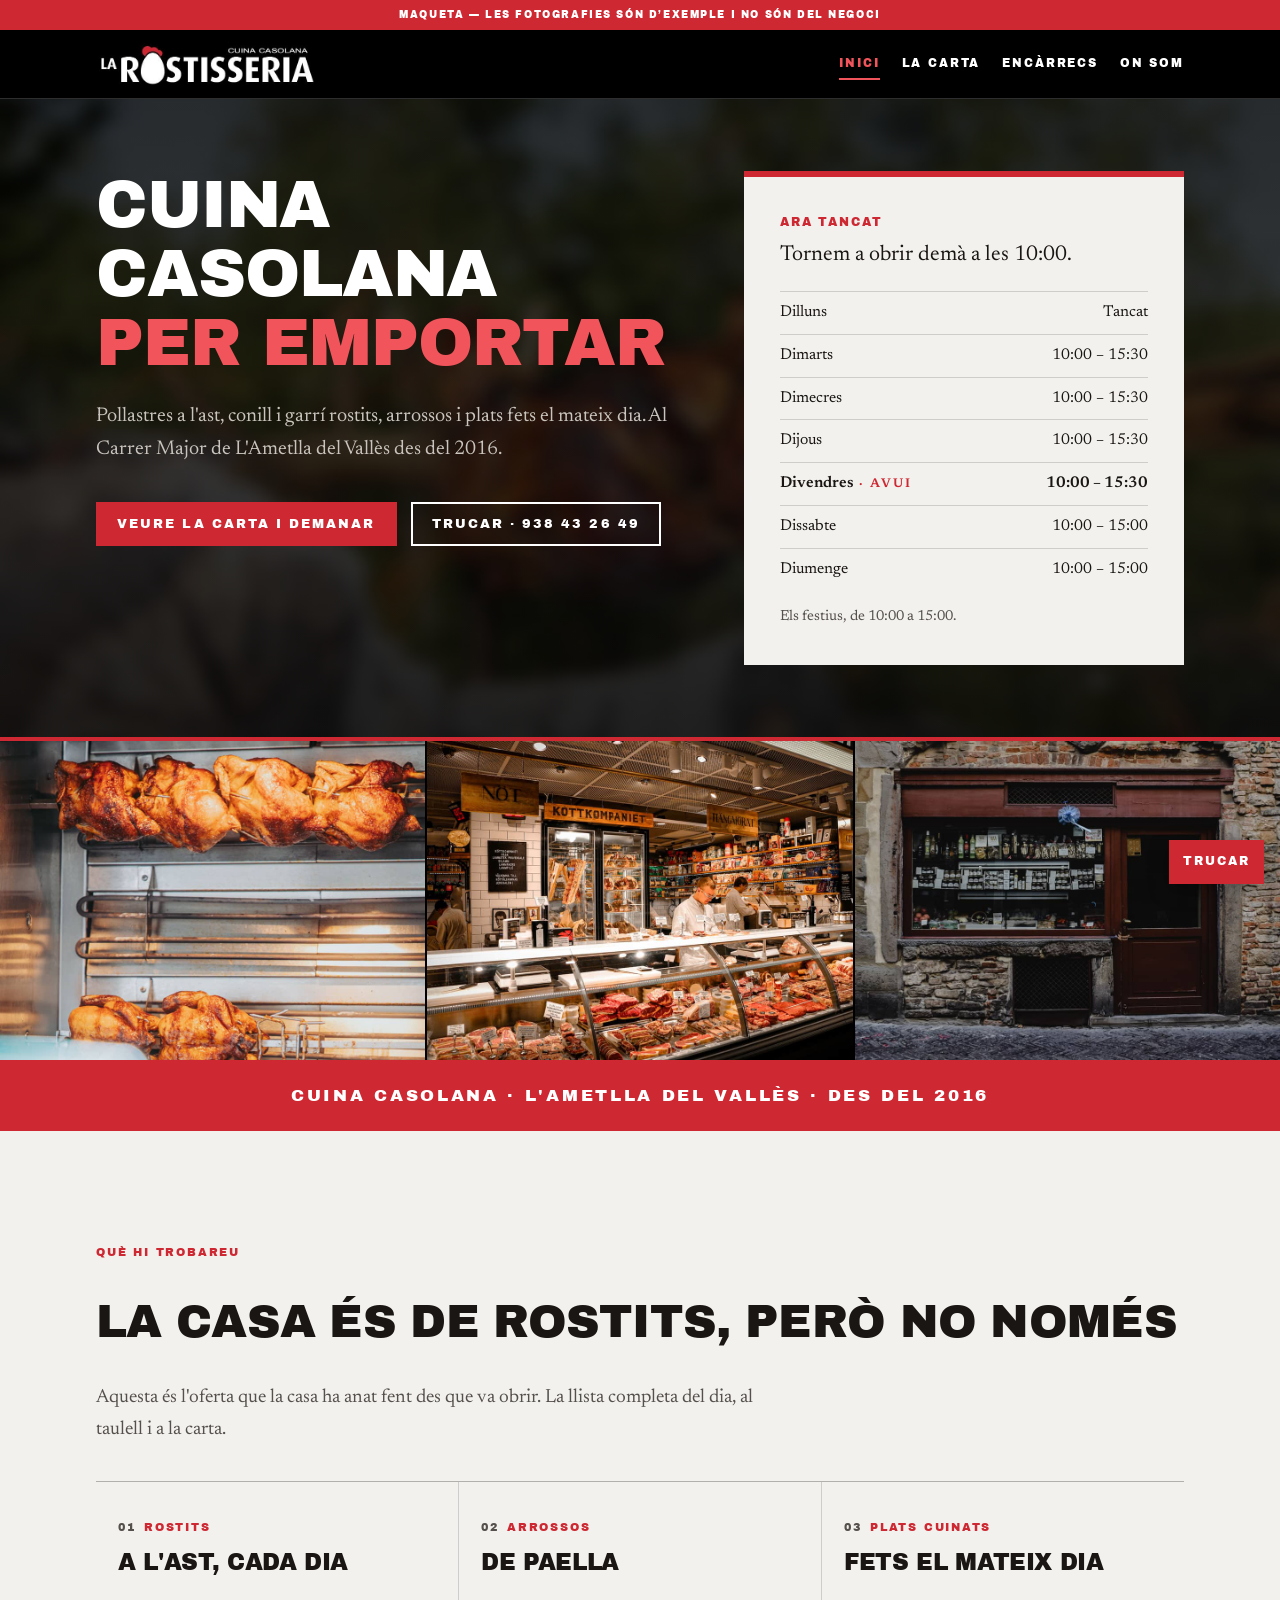
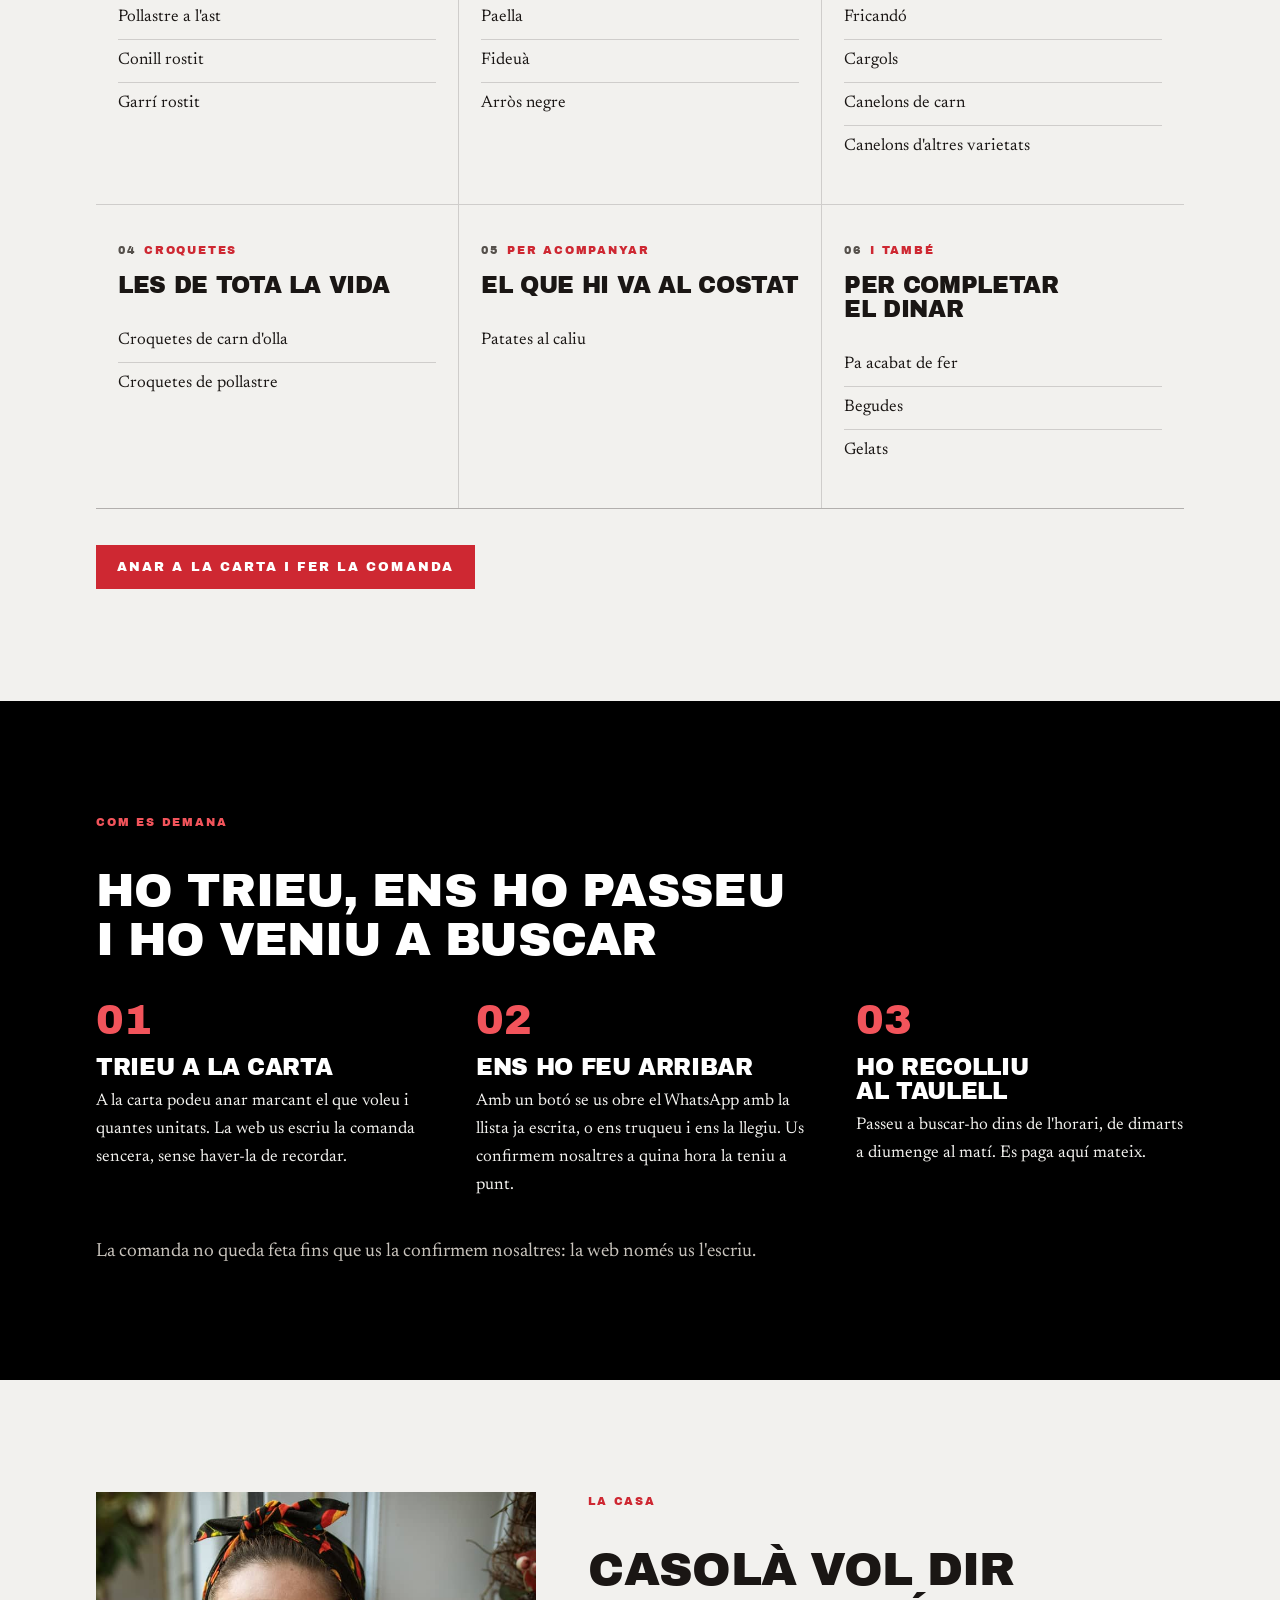
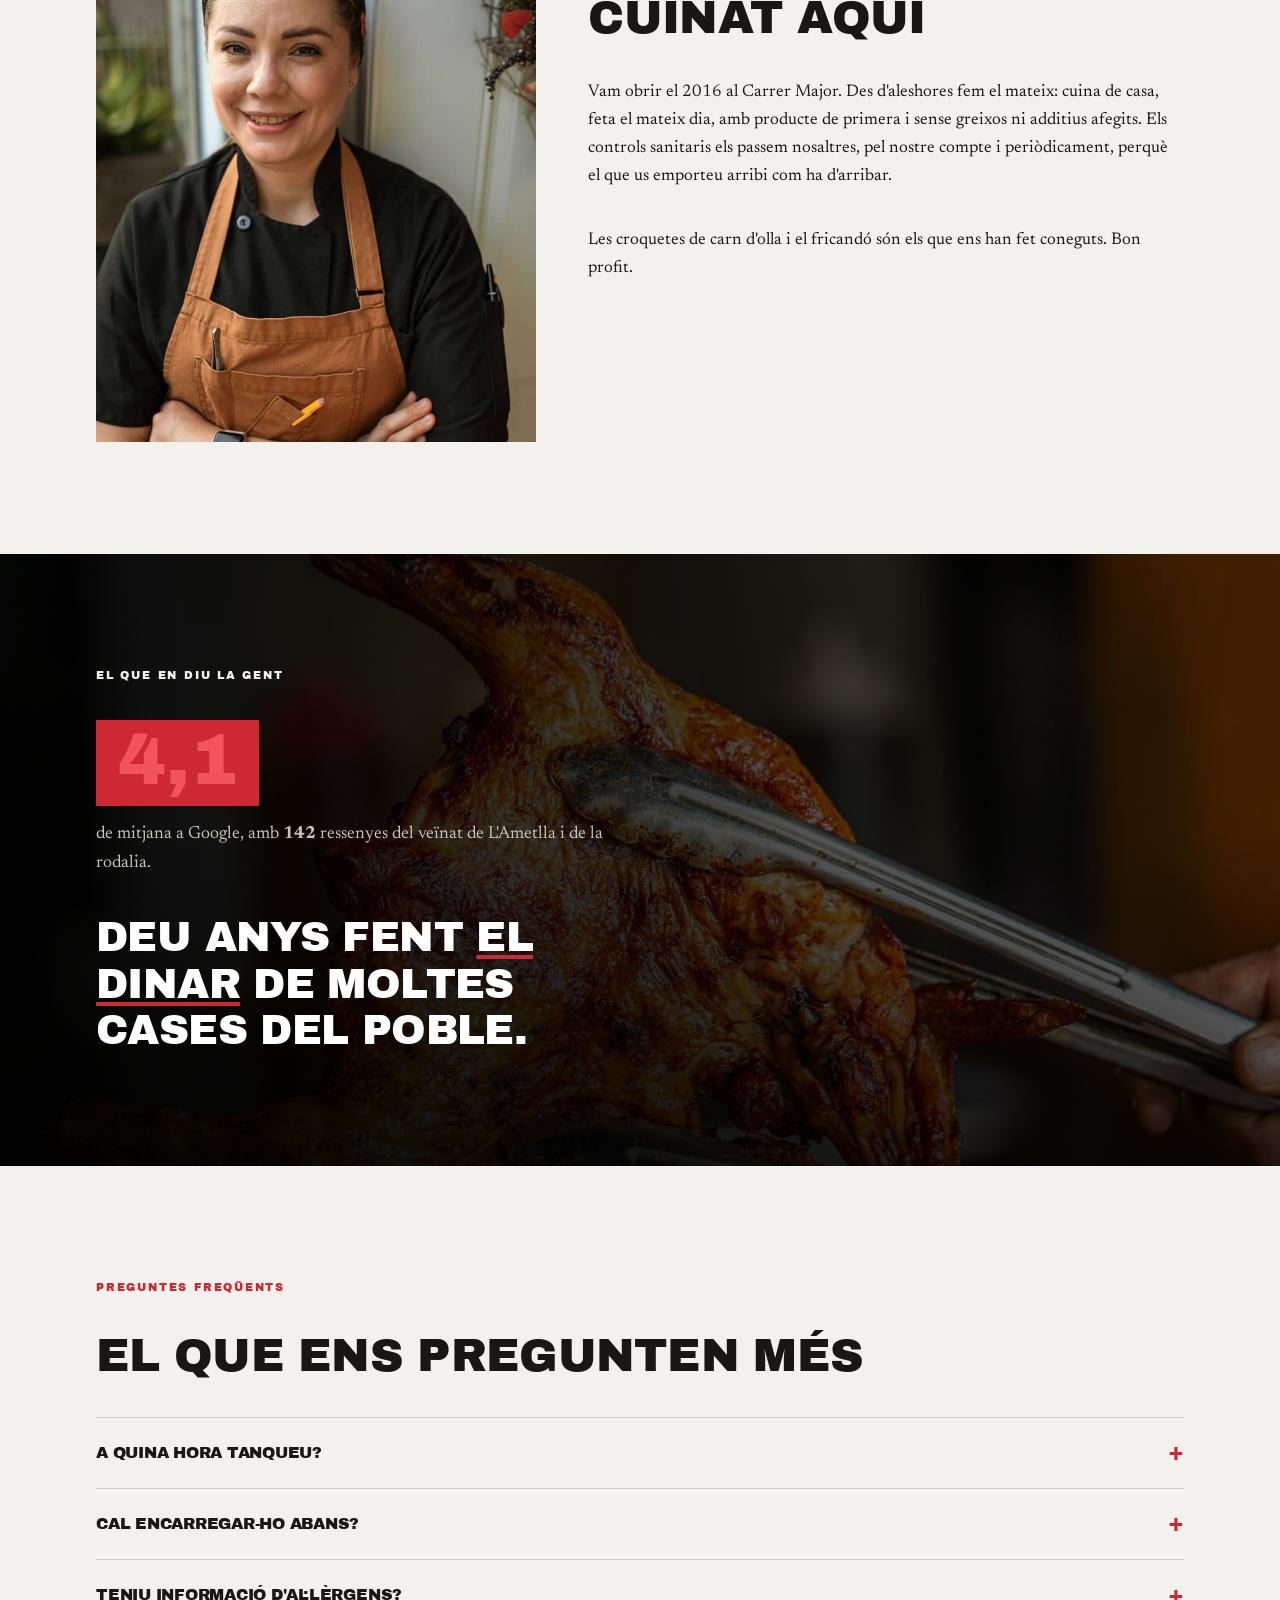
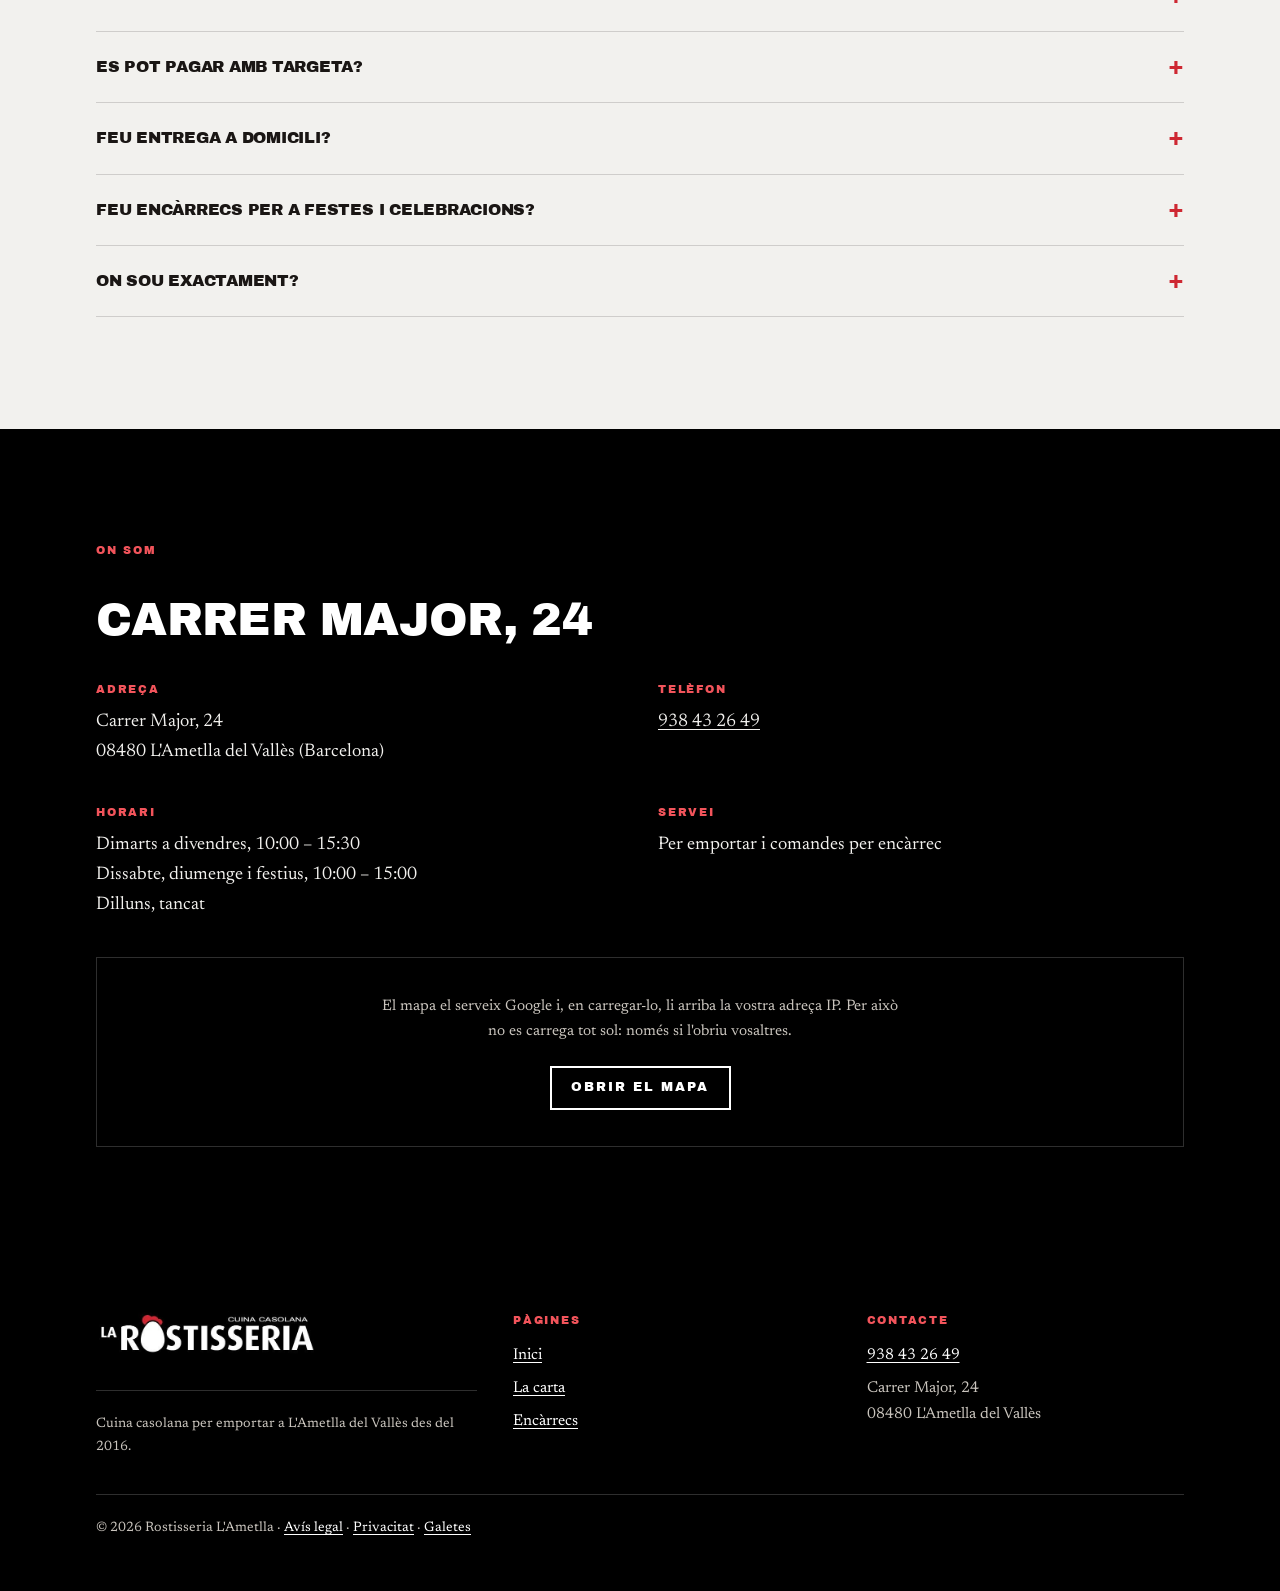
<file: index.html>
<!DOCTYPE html>
<html lang="ca">
<head>
<meta charset="utf-8">
<meta name="viewport" content="width=device-width, initial-scale=1">
<title>La Rostisseria — Pollastres a l'ast i cuina casolana per emportar a L'Ametlla del Vallès</title>
<meta name="description" content="Rostisseria L'Ametlla: pollastres a l'ast, conill i garrí rostits, arrossos, croquetes i plats fets el mateix dia, per emportar. Carrer Major, 24, L'Ametlla del Vallès. De dimarts a diumenge.">
<link rel="canonical" href="https://la-rostisseria.pages.dev/">

<meta property="og:type" content="restaurant">
<meta property="og:locale" content="ca_ES">
<meta property="og:title" content="La Rostisseria — cuina casolana per emportar a L'Ametlla del Vallès">
<meta property="og:description" content="Pollastres a l'ast, rostits, arrossos i plats fets el mateix dia. Carrer Major, 24. De dimarts a diumenge.">
<meta property="og:url" content="https://la-rostisseria.pages.dev/">
<meta property="og:image" content="https://la-rostisseria.pages.dev/assets/logo.jpg">

<link rel="icon" href="assets/favicon.ico" sizes="any">
<link rel="apple-touch-icon" href="assets/apple-touch-icon.png">
<link rel="stylesheet" href="css/styles.css">
</head>
<body>
<a class="salta-al-contingut" href="#contingut">Salta al contingut</a>

<header class="capcalera">
  <div class="capcalera__envolt">
    <a class="marca" href="index.html">
      <img src="assets/logo.jpg" alt="La Rostisseria — cuina casolana" width="232" height="44" fetchpriority="high">
    </a>
    <button class="obre-menu" type="button" id="obre-menu" aria-expanded="false" aria-controls="navegacio">Menú</button>
    <nav class="navegacio" id="navegacio" aria-label="Principal">
      <ul class="navegacio__llista">
        <li><a class="navegacio__enllac" href="index.html" aria-current="page">Inici</a></li>
        <li><a class="navegacio__enllac" href="carta.html">La carta</a></li>
        <li><a class="navegacio__enllac" href="encarrecs.html">Encàrrecs</a></li>
        <li><a class="navegacio__enllac" href="#contacte">On som</a></li>
      </ul>
    </nav>
  </div>
</header>

<main id="contingut">

  <section class="hero hero--inici">
    <div class="envolt">
      <div class="hero__graella">
        <div>
          <h1 class="hero__titol">Cuina casolana <em>per emportar</em></h1>
          <p class="hero__text">
            Pollastres a l'ast, conill i garrí rostits, arrossos i plats fets el
            mateix dia. Al Carrer Major de L'Ametlla del Vallès des del 2016.
          </p>
          <div class="hero__botons grup-botons">
            <a class="boto boto--principal" href="carta.html">Veure la carta i demanar</a>
            <a class="boto boto--contorn" href="tel:+34938432649">Trucar · 938 43 26 49</a>
          </div>
        </div>

        <div class="full">
          <p class="full__estat" id="estat" data-obert="">Horari</p>
          <p class="full__frase" id="estat-frase">Obrim de dimarts a diumenge al matí.</p>
          <table class="horaris">
            <caption class="nomes-lector">Horari d'obertura</caption>
            <tbody>
              <tr data-dia="1"><th scope="row">Dilluns</th><td>Tancat</td></tr>
              <tr data-dia="2"><th scope="row">Dimarts</th><td>10:00 – 15:30</td></tr>
              <tr data-dia="3"><th scope="row">Dimecres</th><td>10:00 – 15:30</td></tr>
              <tr data-dia="4"><th scope="row">Dijous</th><td>10:00 – 15:30</td></tr>
              <tr data-dia="5"><th scope="row">Divendres</th><td>10:00 – 15:30</td></tr>
              <tr data-dia="6"><th scope="row">Dissabte</th><td>10:00 – 15:00</td></tr>
              <tr data-dia="0"><th scope="row">Diumenge</th><td>10:00 – 15:00</td></tr>
            </tbody>
          </table>
          <p class="camp__ajuda">Els festius, de 10:00 a 15:00.</p>
        </div>
      </div>
    </div>
  </section>

  <!-- ESPAIS DE FOTOGRAFIA — llegiu `assets/fotos/LLEGIU-ME.txt`.
       Cada `data-foto` espera el fitxer `assets/fotos/<nom>.jpg`. Mentre no hi
       sigui, es veu el marcador dissenyat; quan el client el deixi a la
       carpeta, hi entra sol. No cal tocar cap línia d'aquest fitxer. -->
  <div class="tira-fotos">
    <figure class="foto foto--panoramica" data-foto="rostidor"
            data-alt="El rostidor de La Rostisseria amb els pollastres a l'ast">
      <div class="foto__pendent">
        <img class="foto__marca" src="assets/icona-256.png" alt="" width="42" height="42" loading="lazy">
        <p class="foto__titol">El rostidor</p>
        <p class="foto__nota">Foto pendent</p>
      </div>
    </figure>
    <figure class="foto foto--panoramica" data-foto="taulell"
            data-alt="El taulell amb les safates dels plats del dia">
      <div class="foto__pendent">
        <img class="foto__marca" src="assets/icona-256.png" alt="" width="42" height="42" loading="lazy">
        <p class="foto__titol">El taulell</p>
        <p class="foto__nota">Foto pendent</p>
      </div>
    </figure>
    <figure class="foto foto--panoramica" data-foto="facana"
            data-alt="La façana de La Rostisseria al Carrer Major, 24">
      <div class="foto__pendent">
        <img class="foto__marca" src="assets/icona-256.png" alt="" width="42" height="42" loading="lazy">
        <p class="foto__titol">La façana</p>
        <p class="foto__nota">Foto pendent</p>
      </div>
    </figure>
  </div>

  <p class="lema">Cuina casolana · L'Ametlla del Vallès · Des del 2016</p>

  <section class="seccio" aria-labelledby="t-carta">
    <div class="envolt">
      <p class="retol">Què hi trobareu</p>
      <h2 id="t-carta">La casa és de rostits, però no només</h2>
      <p class="entradeta">
        Aquesta és l'oferta que la casa ha anat fent des que va obrir. La llista
        completa del dia, al taulell i a la carta.
      </p>

      <!-- Els plats d'aquesta secció i de carta.html són EXACTAMENT els que el
           negoci anomena a la seva pròpia web (larostisseria.net, recuperada de
           l'Internet Archive). No n'hi ha cap d'inventat i no hi ha cap preu.
           PENDENT-CLIENT: la llista sencera i la decisió sobre els preus. -->
      <div class="categories apareix">
        <article class="categoria">
          <p class="retol retol--numerat" data-num="01">Rostits</p>
          <h3 class="categoria__titol">A l'ast, cada dia</h3>
          <ul class="categoria__llista">
            <li>Pollastre a l'ast</li>
            <li>Conill rostit</li>
            <li>Garrí rostit</li>
          </ul>
        </article>
        <article class="categoria">
          <p class="retol retol--numerat" data-num="02">Arrossos</p>
          <h3 class="categoria__titol">De paella</h3>
          <ul class="categoria__llista">
            <li>Paella</li>
            <li>Fideuà</li>
            <li>Arròs negre</li>
          </ul>
        </article>
        <article class="categoria">
          <p class="retol retol--numerat" data-num="03">Plats cuinats</p>
          <h3 class="categoria__titol">Fets el mateix dia</h3>
          <ul class="categoria__llista">
            <li>Fricandó</li>
            <li>Cargols</li>
            <li>Canelons de carn</li>
            <li>Canelons d'altres varietats</li>
          </ul>
        </article>
        <article class="categoria">
          <p class="retol retol--numerat" data-num="04">Croquetes</p>
          <h3 class="categoria__titol">Les de tota la vida</h3>
          <ul class="categoria__llista">
            <li>Croquetes de carn d'olla</li>
            <li>Croquetes de pollastre</li>
          </ul>
        </article>
        <article class="categoria">
          <p class="retol retol--numerat" data-num="05">Per acompanyar</p>
          <h3 class="categoria__titol">El que hi va al costat</h3>
          <ul class="categoria__llista">
            <li>Patates al caliu</li>
          </ul>
        </article>
        <article class="categoria">
          <p class="retol retol--numerat" data-num="06">I també</p>
          <h3 class="categoria__titol">Per completar el dinar</h3>
          <ul class="categoria__llista">
            <li>Pa acabat de fer</li>
            <li>Begudes</li>
            <li>Gelats</li>
          </ul>
        </article>
      </div>

      <div class="grup-botons">
        <a class="boto boto--principal" href="carta.html">Anar a la carta i fer la comanda</a>
      </div>
    </div>
  </section>

  <section class="seccio zona-fosca" aria-labelledby="t-com">
    <div class="envolt">
      <p class="retol">Com es demana</p>
      <h2 id="t-com">Ho trieu, ens ho passeu i ho veniu a buscar</h2>
      <ol class="passos apareix">
        <li class="pas">
          <h3>Trieu a la carta</h3>
          <p>A la carta podeu anar marcant el que voleu i quantes unitats. La web
             us escriu la comanda sencera, sense haver-la de recordar.</p>
        </li>
        <li class="pas">
          <h3>Ens ho feu arribar</h3>
          <p>Amb un botó se us obre el WhatsApp amb la llista ja escrita, o ens
             truqueu i ens la llegiu. Us confirmem nosaltres a quina hora la
             teniu a punt.</p>
        </li>
        <li class="pas">
          <h3>Ho recolliu al taulell</h3>
          <p>Passeu a buscar-ho dins de l'horari, de dimarts a diumenge al matí.
             Es paga aquí mateix.</p>
        </li>
      </ol>
      <p class="entradeta">
        La comanda no queda feta fins que us la confirmem nosaltres: la web només
        us l'escriu.
      </p>
    </div>
  </section>

  <section class="seccio" aria-labelledby="t-casola">
    <div class="envolt">
      <div class="casa">
        <figure class="foto foto--retrat" data-foto="equip"
                data-alt="Qui hi ha darrere el taulell de La Rostisseria">
          <div class="foto__pendent">
            <img class="foto__marca" src="assets/icona-256.png" alt="" width="42" height="42" loading="lazy">
            <p class="foto__titol">Qui hi ha darrere el taulell</p>
            <p class="foto__nota">Foto pendent</p>
          </div>
        </figure>
        <div class="pila">
          <p class="retol">La casa</p>
          <h2 id="t-casola">Casolà vol dir cuinat aquí</h2>
          <p>
            Vam obrir el 2016 al Carrer Major. Des d'aleshores fem el mateix:
            cuina de casa, feta el mateix dia, amb producte de primera i sense
            greixos ni additius afegits. Els controls sanitaris els passem
            nosaltres, pel nostre compte i periòdicament, perquè el que us
            emporteu arribi com ha d'arribar.
          </p>
          <!-- «conegudes» i «famós» són paraules seves: la seva web deia que les
               croquetes «ja són conegudes per tot arreu» i parlava del «nostre
               famós fricandó». No s'hi afegeix cap superlatiu que ells no
               diguin: «el que més es ven» no ho sabem i no s'escriu. -->
          <p>
            Les croquetes de carn d'olla i el fricandó són els que ens han fet
            coneguts. Bon profit.
          </p>
        </div>
      </div>
    </div>
  </section>

  <!-- Text a sobre de foto. El vel va en dues capes al CSS perquè es llegeixi
       tant si la foto que hi posa el client és clara com si és fosca. -->
  <section class="banda-foto" aria-labelledby="t-veu">
    <figure class="foto" data-foto="pollastre"
            data-alt="Un pollastre a l'ast acabat de treure del rostidor">
      <div class="foto__pendent">
        <img class="foto__marca" src="assets/icona-256.png" alt="" width="42" height="42" loading="lazy">
        <p class="foto__titol">Un pollastre acabat de treure</p>
        <p class="foto__nota">Foto pendent</p>
      </div>
    </figure>
    <div class="envolt banda-foto__contingut">
      <div class="banda-foto__text">
        <p class="retol">El que en diu la gent</p>
        <h2 id="t-veu" class="nomes-lector">Valoració a Google</h2>
        <div class="valoracio">
          <p class="valoracio__nota" data-valoracio>4,1</p>
          <p class="valoracio__detall">
            de mitjana a Google, amb <strong data-nombre-ressenyes>142</strong> ressenyes
            del veïnat de L'Ametlla i de la rodalia.
          </p>
        </div>
        <p class="declaracio">
          Deu anys fent <strong>el dinar</strong> de moltes cases del poble.
        </p>
      </div>
    </div>
    <!-- No hi ha cap ressenya citada a la web: no se n'ha pogut llegir cap a la
         font amb el text literal. Abans d'afegir-ne, copiar-les lletra per
         lletra del seu perfil de Google. Vegeu §8.A del playbook. -->
  </section>

  <section class="seccio" aria-labelledby="t-faq">
    <div class="envolt">
      <p class="retol">Preguntes freqüents</p>
      <h2 id="t-faq">El que ens pregunten més</h2>
      <div class="faq">
        <details class="faq__item">
          <summary class="faq__pregunta">A quina hora tanqueu?</summary>
          <div class="faq__resposta">
            <p>De dimarts a divendres, a les 15:30. Dissabtes, diumenges i
               festius, a les 15:00. Els dilluns no obrim.</p>
          </div>
        </details>
        <details class="faq__item">
          <summary class="faq__pregunta">Cal encarregar-ho abans?</summary>
          <div class="faq__resposta">
            <p>Per al dia a dia podeu passar directament pel taulell dins de
               l'horari. Per a quantitats grans o per a un dia concret, val més
               trucar-nos abans al <a href="tel:+34938432649">938 43 26 49</a>.</p>
          </div>
        </details>
        <details class="faq__item">
          <summary class="faq__pregunta">Teniu informació d'al·lèrgens?</summary>
          <div class="faq__resposta">
            <p class="pendent">PENDENT-CLIENT: com voleu que es respongui l'apartat
              d'al·lèrgens. No es publica cap llista d'al·lèrgens que no ens hagueu
              donat vosaltres per escrit.</p>
          </div>
        </details>
        <details class="faq__item">
          <summary class="faq__pregunta">Es pot pagar amb targeta?</summary>
          <div class="faq__resposta">
            <p class="pendent">PENDENT-CLIENT: confirmar els mitjans de pagament
              que accepteu al taulell.</p>
          </div>
        </details>
        <details class="faq__item">
          <summary class="faq__pregunta">Feu entrega a domicili?</summary>
          <div class="faq__resposta">
            <p class="pendent">PENDENT-CLIENT: confirmar si feu entrega a domicili
              i, si en feu, a quines zones.</p>
          </div>
        </details>
        <details class="faq__item">
          <summary class="faq__pregunta">Feu encàrrecs per a festes i celebracions?</summary>
          <div class="faq__resposta">
            <p>Sí, amb temps. Ens ho podeu dir per telèfon o deixar-nos-ho escrit
               a la pàgina d'<a href="encarrecs.html">encàrrecs</a>.</p>
            <p class="pendent">PENDENT-CLIENT: confirmar per a quines dates en feu
              i amb quants dies d'antelació els necessiteu.</p>
          </div>
        </details>
        <details class="faq__item">
          <summary class="faq__pregunta">On sou exactament?</summary>
          <div class="faq__resposta">
            <p>Al Carrer Major, 24, de L'Ametlla del Vallès, al centre del poble.
               Teniu el mapa <a href="#contacte">aquí sota</a>.</p>
          </div>
        </details>
      </div>
    </div>
  </section>

  <section class="seccio zona-fosca" id="contacte" aria-labelledby="t-contacte">
    <div class="envolt">
      <p class="retol">On som</p>
      <h2 id="t-contacte">Carrer Major, 24</h2>
      <dl class="dades">
        <div>
          <dt>Adreça</dt>
          <dd>Carrer Major, 24<br>08480 L'Ametlla del Vallès (Barcelona)</dd>
        </div>
        <div>
          <dt>Telèfon</dt>
          <dd><a href="tel:+34938432649">938 43 26 49</a></dd>
        </div>
        <div>
          <dt>Horari</dt>
          <dd>Dimarts a divendres, 10:00 – 15:30<br>
              Dissabte, diumenge i festius, 10:00 – 15:00<br>
              Dilluns, tancat</dd>
        </div>
        <div>
          <dt>Servei</dt>
          <dd>Per emportar i comandes per encàrrec</dd>
        </div>
      </dl>

      <div class="mapa" data-mapa>
        <p class="mapa__avis">
          El mapa el serveix Google i, en carregar-lo, li arriba la vostra adreça
          IP. Per això no es carrega tot sol: només si l'obriu vosaltres.
        </p>
        <button class="boto boto--contorn" type="button" data-obre-mapa>Obrir el mapa</button>
      </div>
    </div>
  </section>

</main>

<footer class="peu">
  <div class="envolt">
    <div class="peu__graella">
      <div>
        <img src="assets/logo.jpg" alt="La Rostisseria" width="232" height="44" loading="lazy">
        <p class="peu__nota">Cuina casolana per emportar a L'Ametlla del Vallès des del 2016.</p>
      </div>
      <div>
        <p class="peu__titol">Pàgines</p>
        <ul class="peu__llista">
          <li><a href="index.html">Inici</a></li>
          <li><a href="carta.html">La carta</a></li>
          <li><a href="encarrecs.html">Encàrrecs</a></li>
        </ul>
      </div>
      <div>
        <p class="peu__titol">Contacte</p>
        <ul class="peu__llista">
          <li><a href="tel:+34938432649">938 43 26 49</a></li>
          <li>Carrer Major, 24<br>08480 L'Ametlla del Vallès</li>
        </ul>
      </div>
    </div>
    <div class="peu__nota">
      <p>
        © <span data-any>2026</span> Rostisseria L'Ametlla ·
        <a href="avis-legal.html">Avís legal</a> ·
        <a href="politica-privacitat.html">Privacitat</a> ·
        <a href="politica-cookies.html">Galetes</a>
      </p>
    </div>
  </div>
</footer>

<!-- PENDENT-CLIENT: si tenen WhatsApp, aquest botó hi ha d'apuntar. Mentre no
     estigui confirmat, el canal ràpid és el telèfon: inventar-ne un de fals
     seria un contacte que no existeix. -->
<a class="flotant" href="tel:+34938432649">Trucar</a>

<script type="application/ld+json">
{
  "@context": "https://schema.org",
  "@type": "Restaurant",
  "name": "Rostisseria L'Ametlla",
  "alternateName": "La Rostisseria",
  "url": "https://la-rostisseria.pages.dev/",
  "image": "https://la-rostisseria.pages.dev/assets/logo.jpg",
  "logo": "https://la-rostisseria.pages.dev/assets/logo.jpg",
  "description": "Rostisseria i menjar per emportar a L'Ametlla del Vallès: pollastres a l'ast, conill i garrí rostits, arrossos, croquetes i plats cuinats el mateix dia.",
  "telephone": "+34938432649",
  "foundingDate": "2016",
  "servesCuisine": ["Catalana", "Casolana", "Rostits", "Per emportar"],
  "priceRange": "10-20 €",
  "currenciesAccepted": "EUR",
  "acceptsReservations": "False",
  "hasMenu": "https://la-rostisseria.pages.dev/carta.html",
  "address": {
    "@type": "PostalAddress",
    "streetAddress": "Carrer Major, 24",
    "addressLocality": "L'Ametlla del Vallès",
    "addressRegion": "Barcelona",
    "postalCode": "08480",
    "addressCountry": "ES"
  },
  "areaServed": "L'Ametlla del Vallès",
  "openingHoursSpecification": [
    {
      "@type": "OpeningHoursSpecification",
      "dayOfWeek": ["Tuesday", "Wednesday", "Thursday", "Friday"],
      "opens": "10:00",
      "closes": "15:30"
    },
    {
      "@type": "OpeningHoursSpecification",
      "dayOfWeek": ["Saturday", "Sunday"],
      "opens": "10:00",
      "closes": "15:00"
    }
  ],
  "aggregateRating": {
    "@type": "AggregateRating",
    "ratingValue": "4.1",
    "reviewCount": "142",
    "bestRating": "5"
  },
  "potentialAction": {
    "@type": "OrderAction",
    "deliveryMethod": "https://schema.org/OnSitePickup",
    "target": {
      "@type": "EntryPoint",
      "urlTemplate": "https://la-rostisseria.pages.dev/carta.html",
      "actionPlatform": [
        "https://schema.org/DesktopWebPlatform",
        "https://schema.org/MobileWebPlatform"
      ]
    }
  }
}
</script>

<script src="js/main.js" defer></script>
</body>
</html>
</file>
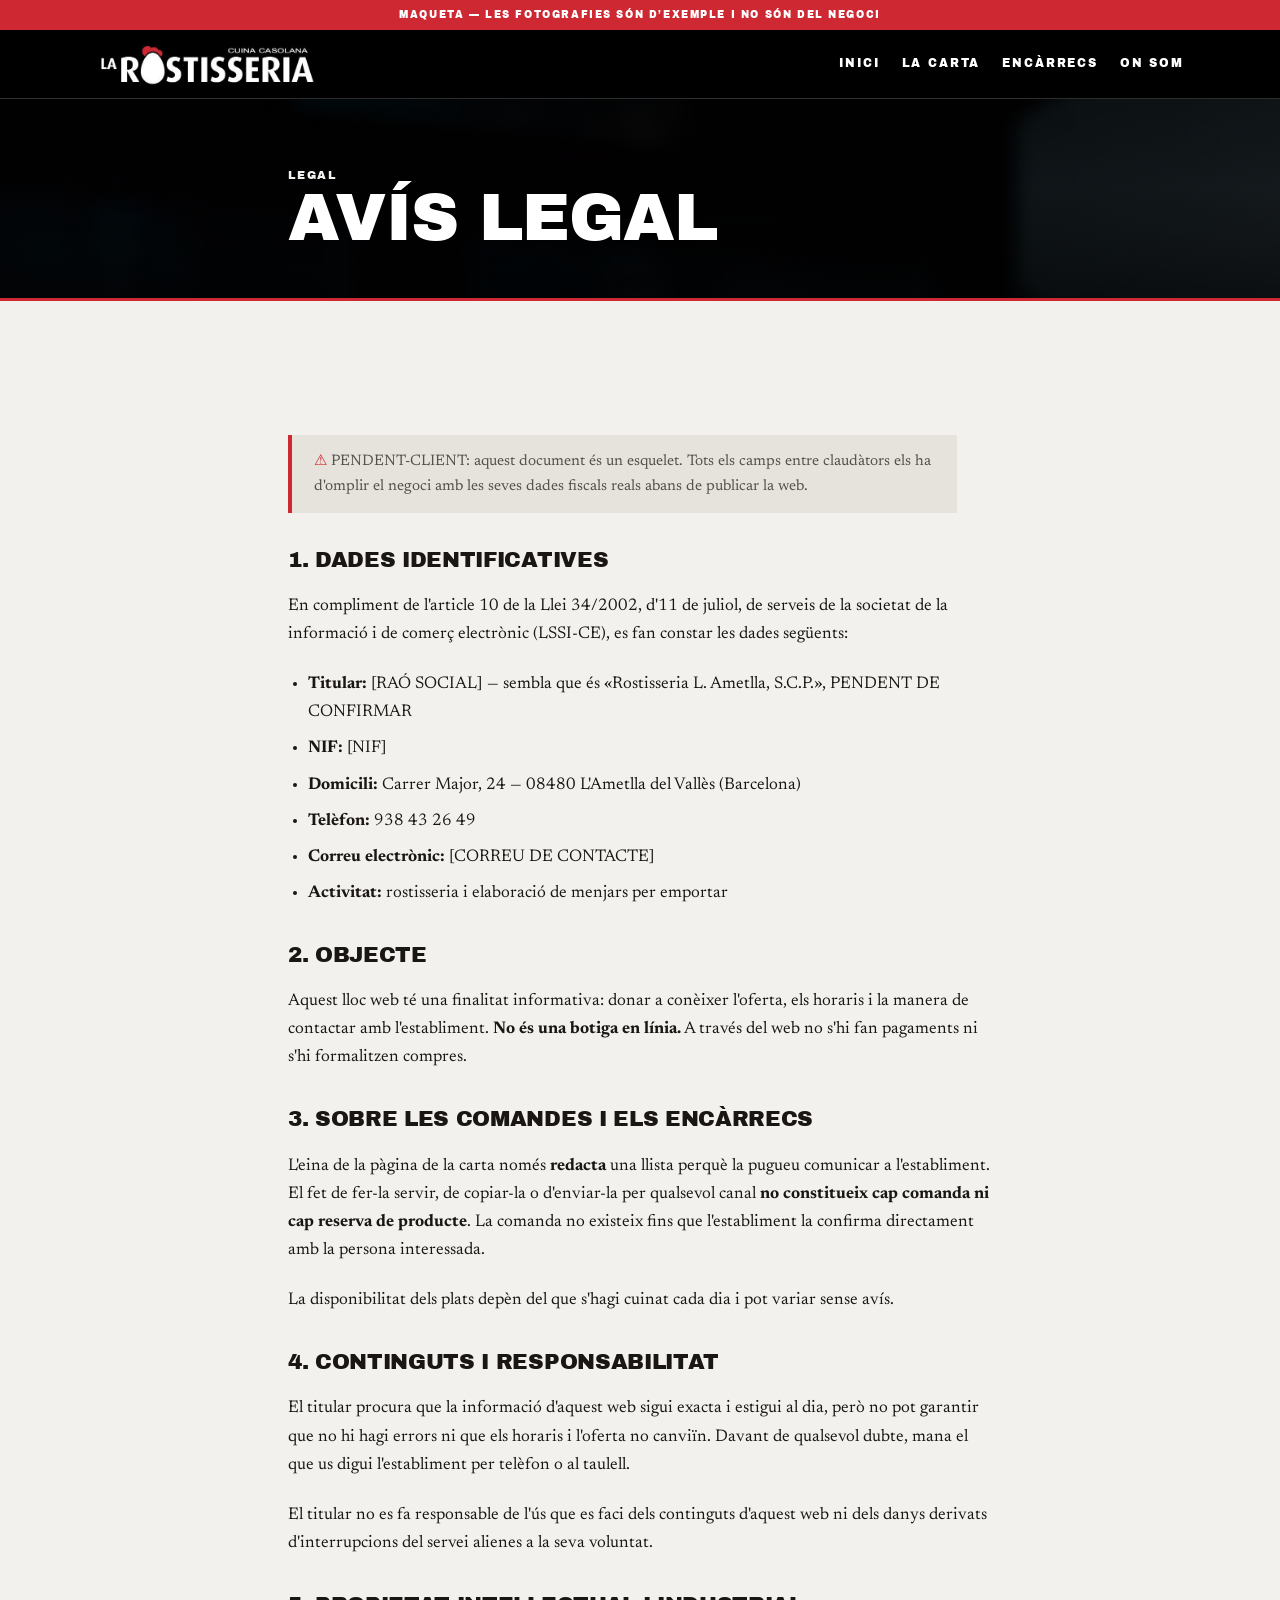
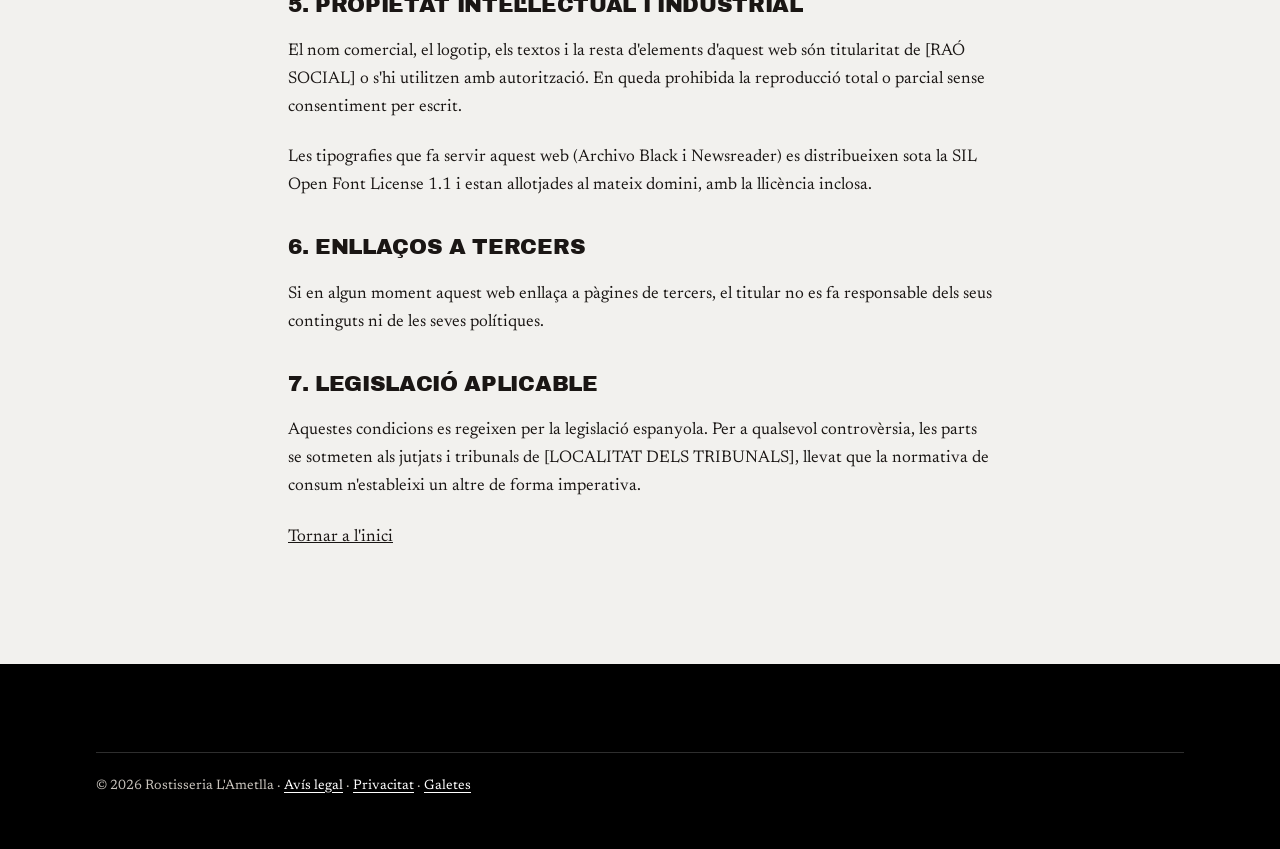
<file: avis-legal.html>
<!DOCTYPE html>
<html lang="ca">
<head>
<meta charset="utf-8">
<meta name="viewport" content="width=device-width, initial-scale=1">
<title>Avís legal | La Rostisseria, L'Ametlla del Vallès</title>
<meta name="description" content="Avís legal i condicions d'ús del lloc web de Rostisseria L'Ametlla.">
<meta name="robots" content="noindex, follow">
<link rel="canonical" href="https://la-rostisseria.pages.dev/avis-legal.html">
<link rel="icon" href="assets/favicon.ico" sizes="any">
<link rel="apple-touch-icon" href="assets/apple-touch-icon.png">
<link rel="stylesheet" href="css/styles.css">
</head>
<body>
<a class="salta-al-contingut" href="#contingut">Salta al contingut</a>

<header class="capcalera">
  <div class="capcalera__envolt">
    <a class="marca" href="index.html">
      <img src="assets/logo.jpg" alt="La Rostisseria — cuina casolana" width="232" height="44">
    </a>
    <button class="obre-menu" type="button" id="obre-menu" aria-expanded="false" aria-controls="navegacio">Menú</button>
    <nav class="navegacio" id="navegacio" aria-label="Principal">
      <ul class="navegacio__llista">
        <li><a class="navegacio__enllac" href="index.html">Inici</a></li>
        <li><a class="navegacio__enllac" href="carta.html">La carta</a></li>
        <li><a class="navegacio__enllac" href="encarrecs.html">Encàrrecs</a></li>
        <li><a class="navegacio__enllac" href="index.html#contacte">On som</a></li>
      </ul>
    </nav>
  </div>
</header>

<main id="contingut" class="legal">
  <section class="hero hero--legal">
    <div class="envolt envolt--estret">
      <p class="retol">Legal</p>
      <h1 class="hero__titol">Avís legal</h1>
    </div>
  </section>

  <div class="envolt envolt--estret legal__cos">

    <p class="pendent">PENDENT-CLIENT: aquest document és un esquelet. Tots els
      camps entre claudàtors els ha d'omplir el negoci amb les seves dades
      fiscals reals abans de publicar la web.</p>

    <h2>1. Dades identificatives</h2>
    <p>
      En compliment de l'article 10 de la Llei 34/2002, d'11 de juliol, de serveis
      de la societat de la informació i de comerç electrònic (LSSI-CE), es fan
      constar les dades següents:
    </p>
    <ul>
      <li><strong>Titular:</strong> [RAÓ SOCIAL] — sembla que és
          «Rostisseria L. Ametlla, S.C.P.», PENDENT DE CONFIRMAR</li>
      <li><strong>NIF:</strong> [NIF]</li>
      <li><strong>Domicili:</strong> Carrer Major, 24 — 08480 L'Ametlla del Vallès (Barcelona)</li>
      <li><strong>Telèfon:</strong> 938 43 26 49</li>
      <li><strong>Correu electrònic:</strong> [CORREU DE CONTACTE]</li>
      <li><strong>Activitat:</strong> rostisseria i elaboració de menjars per emportar</li>
    </ul>

    <h2>2. Objecte</h2>
    <p>
      Aquest lloc web té una finalitat informativa: donar a conèixer l'oferta, els
      horaris i la manera de contactar amb l'establiment. <strong>No és una botiga
      en línia.</strong> A través del web no s'hi fan pagaments ni s'hi
      formalitzen compres.
    </p>

    <h2>3. Sobre les comandes i els encàrrecs</h2>
    <p>
      L'eina de la pàgina de la carta només <strong>redacta</strong> una llista
      perquè la pugueu comunicar a l'establiment. El fet de fer-la servir, de
      copiar-la o d'enviar-la per qualsevol canal <strong>no constitueix cap
      comanda ni cap reserva de producte</strong>. La comanda no existeix fins que
      l'establiment la confirma directament amb la persona interessada.
    </p>
    <p>
      La disponibilitat dels plats depèn del que s'hagi cuinat cada dia i pot
      variar sense avís.
    </p>

    <h2>4. Continguts i responsabilitat</h2>
    <p>
      El titular procura que la informació d'aquest web sigui exacta i estigui al
      dia, però no pot garantir que no hi hagi errors ni que els horaris i
      l'oferta no canviïn. Davant de qualsevol dubte, mana el que us digui
      l'establiment per telèfon o al taulell.
    </p>
    <p>
      El titular no es fa responsable de l'ús que es faci dels continguts d'aquest
      web ni dels danys derivats d'interrupcions del servei alienes a la seva
      voluntat.
    </p>

    <h2>5. Propietat intel·lectual i industrial</h2>
    <p>
      El nom comercial, el logotip, els textos i la resta d'elements d'aquest web
      són titularitat de [RAÓ SOCIAL] o s'hi utilitzen amb autorització. En queda
      prohibida la reproducció total o parcial sense consentiment per escrit.
    </p>
    <p>
      Les tipografies que fa servir aquest web (Archivo Black i Newsreader) es
      distribueixen sota la SIL Open Font License 1.1 i estan allotjades al
      mateix domini, amb la llicència inclosa.
    </p>

    <h2>6. Enllaços a tercers</h2>
    <p>
      Si en algun moment aquest web enllaça a pàgines de tercers, el titular no
      es fa responsable dels seus continguts ni de les seves polítiques.
    </p>

    <h2>7. Legislació aplicable</h2>
    <p>
      Aquestes condicions es regeixen per la legislació espanyola. Per a
      qualsevol controvèrsia, les parts se sotmeten als jutjats i tribunals de
      [LOCALITAT DELS TRIBUNALS], llevat que la normativa de consum n'estableixi
      un altre de forma imperativa.
    </p>

    <p><a href="index.html">Tornar a l'inici</a></p>
  </div>
</main>

<footer class="peu">
  <div class="envolt">
    <div class="peu__nota">
      <p>
        © <span data-any>2026</span> Rostisseria L'Ametlla ·
        <a href="avis-legal.html">Avís legal</a> ·
        <a href="politica-privacitat.html">Privacitat</a> ·
        <a href="politica-cookies.html">Galetes</a>
      </p>
    </div>
  </div>
</footer>

<script src="js/main.js" defer></script>
</body>
</html>
</file>
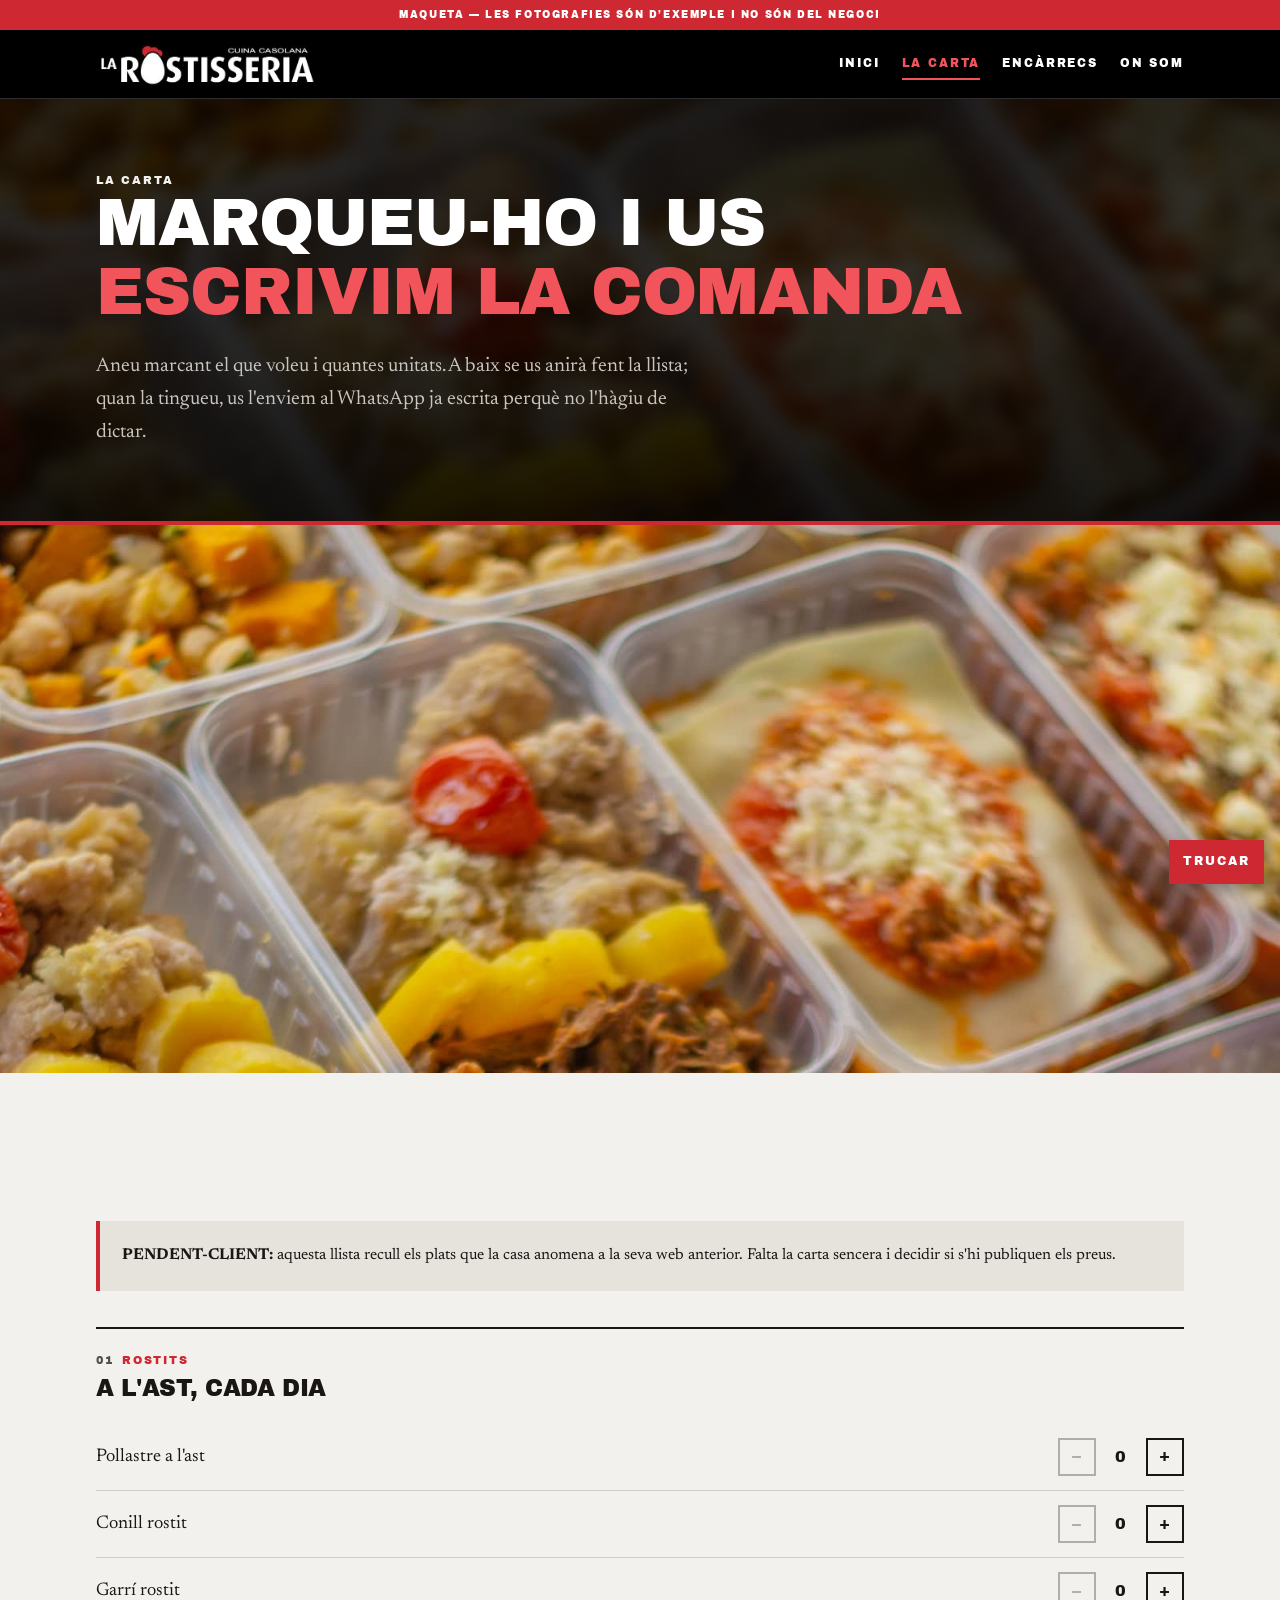
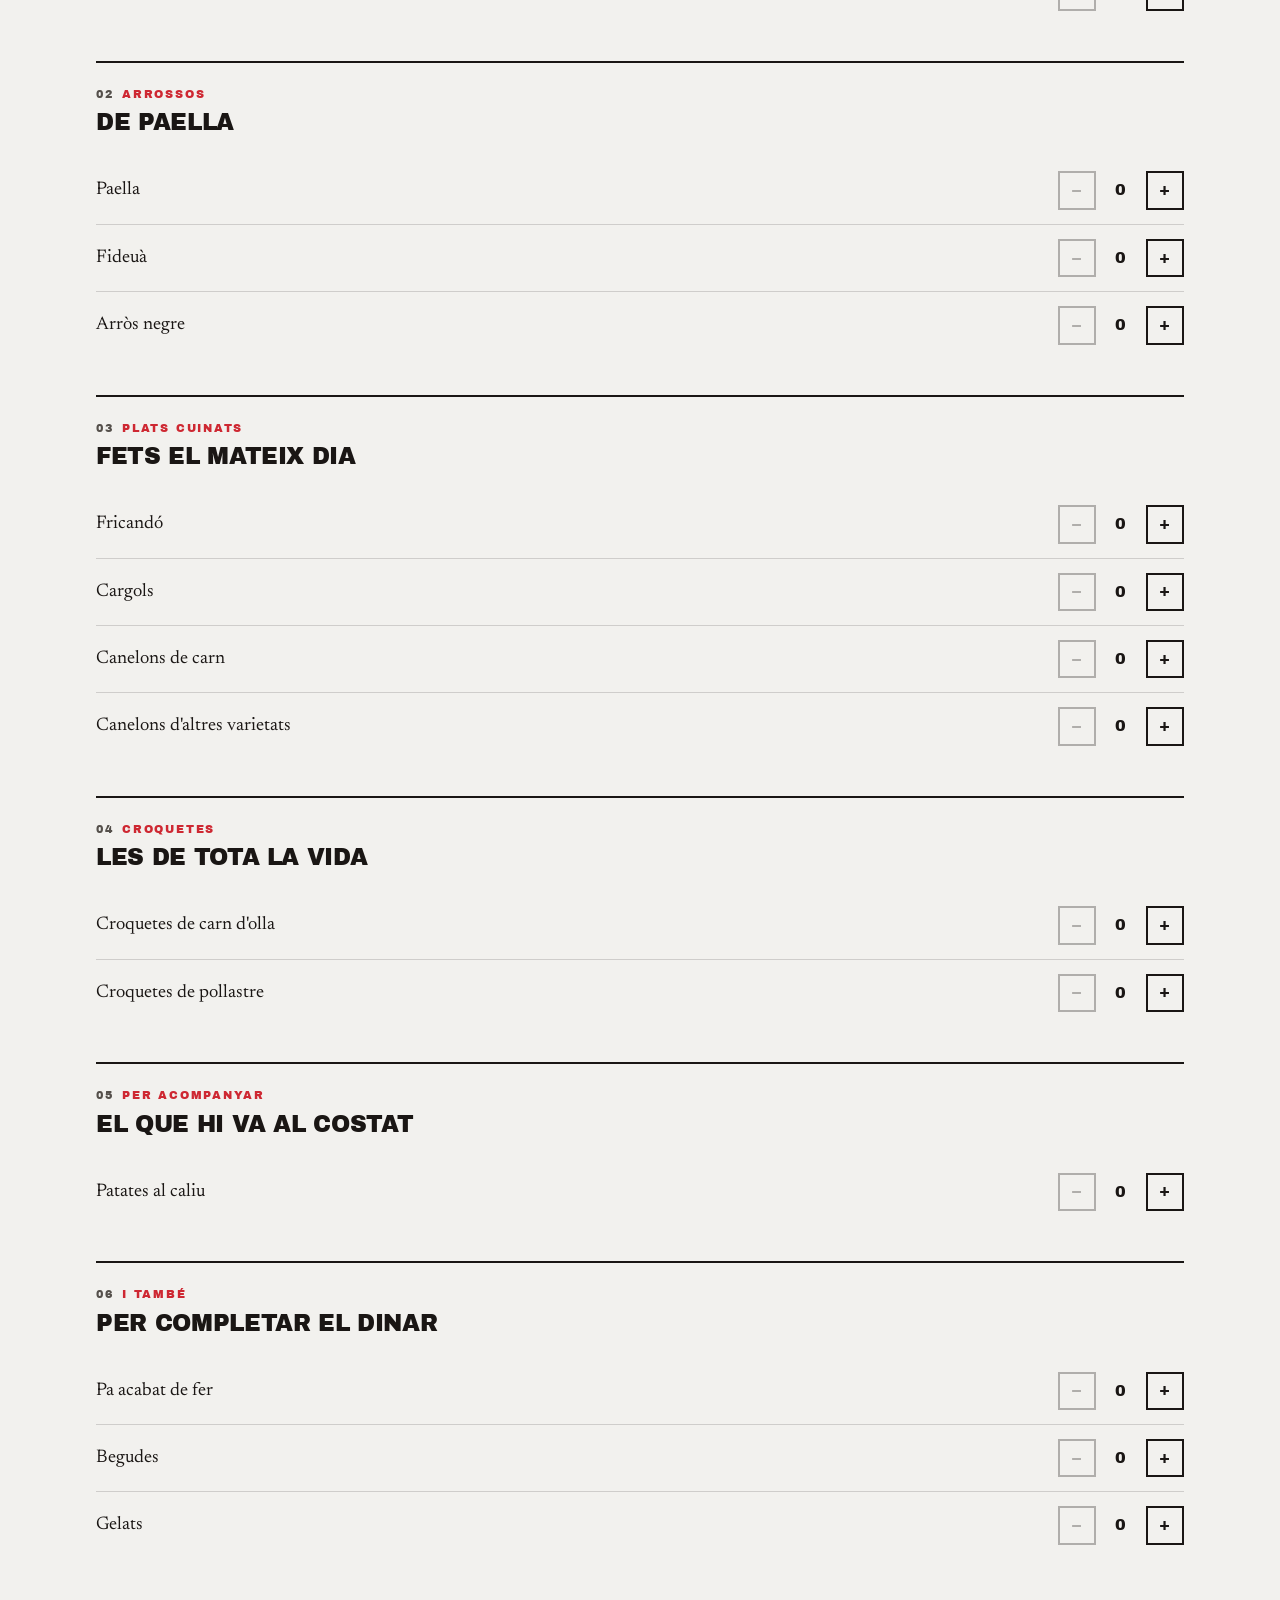
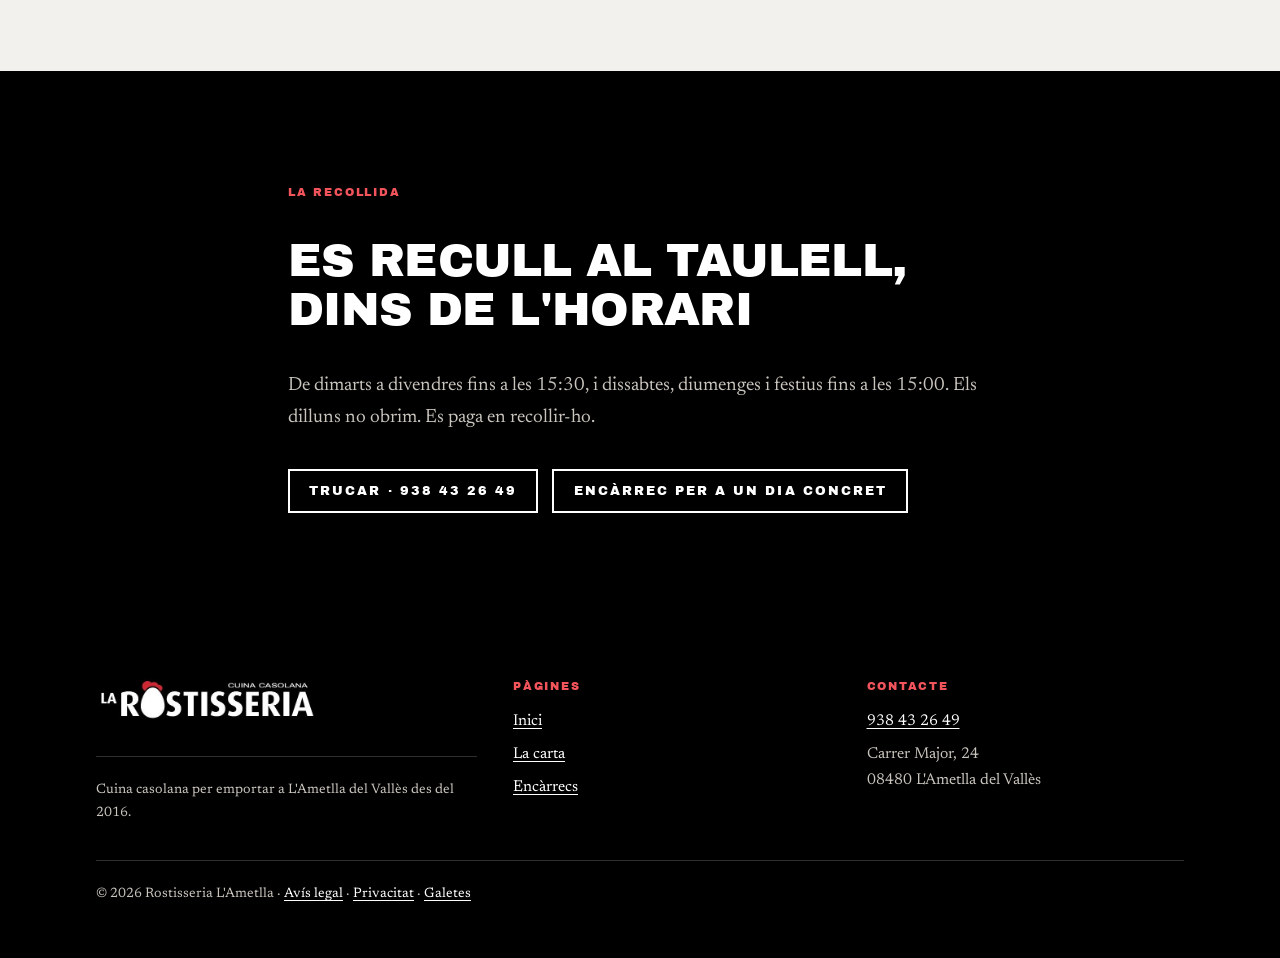
<file: carta.html>
<!DOCTYPE html>
<html lang="ca">
<head>
<meta charset="utf-8">
<meta name="viewport" content="width=device-width, initial-scale=1">
<title>La carta — Pollastres a l'ast i plats per emportar | La Rostisseria, L'Ametlla del Vallès</title>
<meta name="description" content="La carta de La Rostisseria de L'Ametlla del Vallès: pollastre a l'ast, conill i garrí rostits, paella, fideuà, arròs negre, fricandó, cargols, canelons i croquetes. Marqueu el que voleu i feu la comanda.">
<link rel="canonical" href="https://la-rostisseria.pages.dev/carta.html">

<meta property="og:type" content="website">
<meta property="og:locale" content="ca_ES">
<meta property="og:title" content="La carta de La Rostisseria — L'Ametlla del Vallès">
<meta property="og:description" content="Rostits, arrossos, plats cuinats i croquetes. Marqueu el que voleu i la web us escriu la comanda.">
<meta property="og:url" content="https://la-rostisseria.pages.dev/carta.html">
<meta property="og:image" content="https://la-rostisseria.pages.dev/assets/logo.jpg">

<link rel="icon" href="assets/favicon.ico" sizes="any">
<link rel="apple-touch-icon" href="assets/apple-touch-icon.png">
<link rel="stylesheet" href="css/styles.css">
</head>
<body>
<a class="salta-al-contingut" href="#contingut">Salta al contingut</a>

<header class="capcalera">
  <div class="capcalera__envolt">
    <a class="marca" href="index.html">
      <img src="assets/logo.jpg" alt="La Rostisseria — cuina casolana" width="232" height="44" fetchpriority="high">
    </a>
    <button class="obre-menu" type="button" id="obre-menu" aria-expanded="false" aria-controls="navegacio">Menú</button>
    <nav class="navegacio" id="navegacio" aria-label="Principal">
      <ul class="navegacio__llista">
        <li><a class="navegacio__enllac" href="index.html">Inici</a></li>
        <li><a class="navegacio__enllac" href="carta.html" aria-current="page">La carta</a></li>
        <li><a class="navegacio__enllac" href="encarrecs.html">Encàrrecs</a></li>
        <li><a class="navegacio__enllac" href="index.html#contacte">On som</a></li>
      </ul>
    </nav>
  </div>
</header>

<main id="contingut">

  <section class="hero hero--carta">
    <div class="envolt">
      <p class="retol">La carta</p>
      <h1 class="hero__titol">Marqueu-ho i us <em>escrivim la comanda</em></h1>
      <p class="hero__text">
        Aneu marcant el que voleu i quantes unitats. A baix se us anirà fent la
        llista; quan la tingueu, us l'enviem al WhatsApp ja escrita perquè no
        l'hàgiu de dictar.
      </p>
    </div>
  </section>

  <!-- Espai de foto. Vegeu `assets/fotos/LLEGIU-ME.txt`. -->
  <figure class="foto foto--banda" data-foto="plats"
          data-alt="Plats preparats per emportar al taulell de La Rostisseria">
    <div class="foto__pendent">
      <img class="foto__marca" src="assets/icona-256.png" alt="" width="42" height="42" loading="lazy">
      <p class="foto__titol">Els plats del dia, a punt</p>
      <p class="foto__nota">Foto pendent</p>
    </div>
  </figure>

  <section class="seccio" aria-labelledby="t-carta">
    <div class="envolt">
      <h2 id="t-carta" class="nomes-lector">Els nostres plats</h2>

      <!-- ⚠️ HONESTEDAT — llegir abans de tocar res d'aquesta llista.
           Tots els plats d'aquí són EXACTAMENT els que el negoci anomena a la
           seva pròpia web (larostisseria.net, recuperada de l'Internet Archive,
           captures del 2021-2022). No n'hi ha cap d'inventat.
           La seva carta de debò era una foto JPG que l'arxiu no va desar, o sigui
           que la llista sencera no existeix enlloc.
           PENDENT-CLIENT: (1) la llista completa de plats i (2) si volen publicar
           preus. Cap xifra fins que ho diguin ells. -->
      <p class="avis-formulari">
        <strong>PENDENT-CLIENT:</strong> aquesta llista recull els plats que la
        casa anomena a la seva web anterior. Falta la carta sencera i decidir si
        s'hi publiquen els preus.
      </p>

      <div class="carta__grup">
        <p class="retol retol--numerat" data-num="01">Rostits</p>
        <h3>A l'ast, cada dia</h3>
        <ul class="carta__llista">
          <li class="plat" data-plat="Pollastre a l'ast"><span class="plat__nom">Pollastre a l'ast</span></li>
          <li class="plat" data-plat="Conill rostit"><span class="plat__nom">Conill rostit</span></li>
          <li class="plat" data-plat="Garrí rostit"><span class="plat__nom">Garrí rostit</span></li>
        </ul>
      </div>

      <div class="carta__grup">
        <p class="retol retol--numerat" data-num="02">Arrossos</p>
        <h3>De paella</h3>
        <ul class="carta__llista">
          <li class="plat" data-plat="Paella"><span class="plat__nom">Paella</span></li>
          <li class="plat" data-plat="Fideuà"><span class="plat__nom">Fideuà</span></li>
          <li class="plat" data-plat="Arròs negre"><span class="plat__nom">Arròs negre</span></li>
        </ul>
      </div>

      <div class="carta__grup">
        <p class="retol retol--numerat" data-num="03">Plats cuinats</p>
        <h3>Fets el mateix dia</h3>
        <ul class="carta__llista">
          <li class="plat" data-plat="Fricandó"><span class="plat__nom">Fricandó</span></li>
          <li class="plat" data-plat="Cargols"><span class="plat__nom">Cargols</span></li>
          <li class="plat" data-plat="Canelons de carn"><span class="plat__nom">Canelons de carn</span></li>
          <li class="plat" data-plat="Canelons d'altres varietats"><span class="plat__nom">Canelons d'altres varietats</span></li>
        </ul>
      </div>

      <div class="carta__grup">
        <p class="retol retol--numerat" data-num="04">Croquetes</p>
        <h3>Les de tota la vida</h3>
        <ul class="carta__llista">
          <li class="plat" data-plat="Croquetes de carn d'olla"><span class="plat__nom">Croquetes de carn d'olla</span></li>
          <li class="plat" data-plat="Croquetes de pollastre"><span class="plat__nom">Croquetes de pollastre</span></li>
        </ul>
      </div>

      <div class="carta__grup">
        <p class="retol retol--numerat" data-num="05">Per acompanyar</p>
        <h3>El que hi va al costat</h3>
        <ul class="carta__llista">
          <li class="plat" data-plat="Patates al caliu"><span class="plat__nom">Patates al caliu</span></li>
        </ul>
      </div>

      <div class="carta__grup">
        <p class="retol retol--numerat" data-num="06">I també</p>
        <h3>Per completar el dinar</h3>
        <ul class="carta__llista">
          <li class="plat" data-plat="Pa"><span class="plat__nom">Pa acabat de fer</span></li>
          <li class="plat" data-plat="Begudes"><span class="plat__nom">Begudes</span></li>
          <li class="plat" data-plat="Gelats"><span class="plat__nom">Gelats</span></li>
        </ul>
      </div>
    </div>
  </section>

  <section class="seccio zona-fosca" aria-labelledby="t-recollida">
    <div class="envolt envolt--estret">
      <p class="retol">La recollida</p>
      <h2 id="t-recollida">Es recull al taulell, dins de l'horari</h2>
      <p class="entradeta">
        De dimarts a divendres fins a les 15:30, i dissabtes, diumenges i festius
        fins a les 15:00. Els dilluns no obrim. Es paga en recollir-ho.
      </p>
      <div class="grup-botons">
        <a class="boto boto--contorn" href="tel:+34938432649">Trucar · 938 43 26 49</a>
        <a class="boto boto--contorn" href="encarrecs.html">Encàrrec per a un dia concret</a>
      </div>
    </div>
  </section>

</main>

<!-- Element signatura. El JS l'omple; sense JS, la carta de dalt es llegeix
     igualment sencera i aquesta barra no apareix mai. -->
<aside class="comanda" id="comanda" aria-label="La vostra comanda" hidden>
  <div class="comanda__envolt">
    <p class="comanda__recompte" id="comanda-recompte" role="status" aria-live="polite">
      Encara no heu marcat res
    </p>
    <div class="comanda__accions">
      <button class="boto boto--contorn boto--petit" type="button" id="buida-comanda">Buidar</button>
      <button class="boto boto--principal" type="button" id="escriu-comanda">Escriure la comanda</button>
    </div>
  </div>
</aside>

<dialog class="resum" id="resum" aria-labelledby="resum-titol">
  <div class="resum__cos">
    <p class="retol">La vostra comanda</p>
    <!-- Sense guions: «Feu-nos-la arribar» es partia per «FEU-NOS- / LA ARRIBAR». -->
    <h2 id="resum-titol">Ja la teniu escrita</h2>
    <ul class="resum__llista" id="resum-llista"></ul>
    <p class="resum__nota" id="resum-nota">
      El WhatsApp s'obre amb la llista ja escrita, però <strong>encara l'heu
      d'enviar vosaltres</strong>. I la comanda no queda feta fins que us
      contestem dient a quina hora la teniu a punt.
    </p>
    <!-- ⚠️ PENDENT-CLIENT — BLOQUEJANT: el botó de WhatsApp apunta al número
         publicat del negoci (938 43 26 49), que és un FIX. Un fix pot tenir
         WhatsApp Business (es verifica amb una trucada de veu), però NO està
         confirmat que el tinguin. Si no el tenen, qui premi el botó rebrà un
         error de WhatsApp. S'ha de preguntar a la reunió abans de publicar:
         vegeu REUNIO-CLIENT.md §1.3. El número viu a js/comanda.js. -->
    <div class="resum__accions">
      <a class="boto boto--principal" id="resum-whatsapp" href="https://wa.me/34938432649"
         target="_blank" rel="noopener">Enviar per WhatsApp</a>
      <a class="boto boto--contorn" href="tel:+34938432649" id="resum-truca">Trucar · 938 43 26 49</a>
      <button class="boto boto--contorn" type="button" id="resum-tanca">Tancar</button>
    </div>
  </div>
</dialog>

<footer class="peu">
  <div class="envolt">
    <div class="peu__graella">
      <div>
        <img src="assets/logo.jpg" alt="La Rostisseria" width="232" height="44" loading="lazy">
        <p class="peu__nota">Cuina casolana per emportar a L'Ametlla del Vallès des del 2016.</p>
      </div>
      <div>
        <p class="peu__titol">Pàgines</p>
        <ul class="peu__llista">
          <li><a href="index.html">Inici</a></li>
          <li><a href="carta.html">La carta</a></li>
          <li><a href="encarrecs.html">Encàrrecs</a></li>
        </ul>
      </div>
      <div>
        <p class="peu__titol">Contacte</p>
        <ul class="peu__llista">
          <li><a href="tel:+34938432649">938 43 26 49</a></li>
          <li>Carrer Major, 24<br>08480 L'Ametlla del Vallès</li>
        </ul>
      </div>
    </div>
    <div class="peu__nota">
      <p>
        © <span data-any>2026</span> Rostisseria L'Ametlla ·
        <a href="avis-legal.html">Avís legal</a> ·
        <a href="politica-privacitat.html">Privacitat</a> ·
        <a href="politica-cookies.html">Galetes</a>
      </p>
    </div>
  </div>
</footer>

<a class="flotant" href="tel:+34938432649">Trucar</a>

<script type="application/ld+json">
{
  "@context": "https://schema.org",
  "@type": "Menu",
  "name": "Carta de La Rostisseria",
  "inLanguage": "ca",
  "url": "https://la-rostisseria.pages.dev/carta.html",
  "hasMenuSection": [
    {
      "@type": "MenuSection",
      "name": "Rostits",
      "hasMenuItem": [
        { "@type": "MenuItem", "name": "Pollastre a l'ast" },
        { "@type": "MenuItem", "name": "Conill rostit" },
        { "@type": "MenuItem", "name": "Garrí rostit" }
      ]
    },
    {
      "@type": "MenuSection",
      "name": "Arrossos",
      "hasMenuItem": [
        { "@type": "MenuItem", "name": "Paella" },
        { "@type": "MenuItem", "name": "Fideuà" },
        { "@type": "MenuItem", "name": "Arròs negre" }
      ]
    },
    {
      "@type": "MenuSection",
      "name": "Plats cuinats",
      "hasMenuItem": [
        { "@type": "MenuItem", "name": "Fricandó" },
        { "@type": "MenuItem", "name": "Cargols" },
        { "@type": "MenuItem", "name": "Canelons de carn" },
        { "@type": "MenuItem", "name": "Canelons d'altres varietats" }
      ]
    },
    {
      "@type": "MenuSection",
      "name": "Croquetes",
      "hasMenuItem": [
        { "@type": "MenuItem", "name": "Croquetes de carn d'olla" },
        { "@type": "MenuItem", "name": "Croquetes de pollastre" }
      ]
    },
    {
      "@type": "MenuSection",
      "name": "Per acompanyar",
      "hasMenuItem": [
        { "@type": "MenuItem", "name": "Patates al caliu" }
      ]
    },
    {
      "@type": "MenuSection",
      "name": "I també",
      "hasMenuItem": [
        { "@type": "MenuItem", "name": "Pa acabat de fer" },
        { "@type": "MenuItem", "name": "Begudes" },
        { "@type": "MenuItem", "name": "Gelats" }
      ]
    }
  ]
}
</script>

<script src="js/main.js" defer></script>
<script src="js/comanda.js" defer></script>
</body>
</html>
</file>
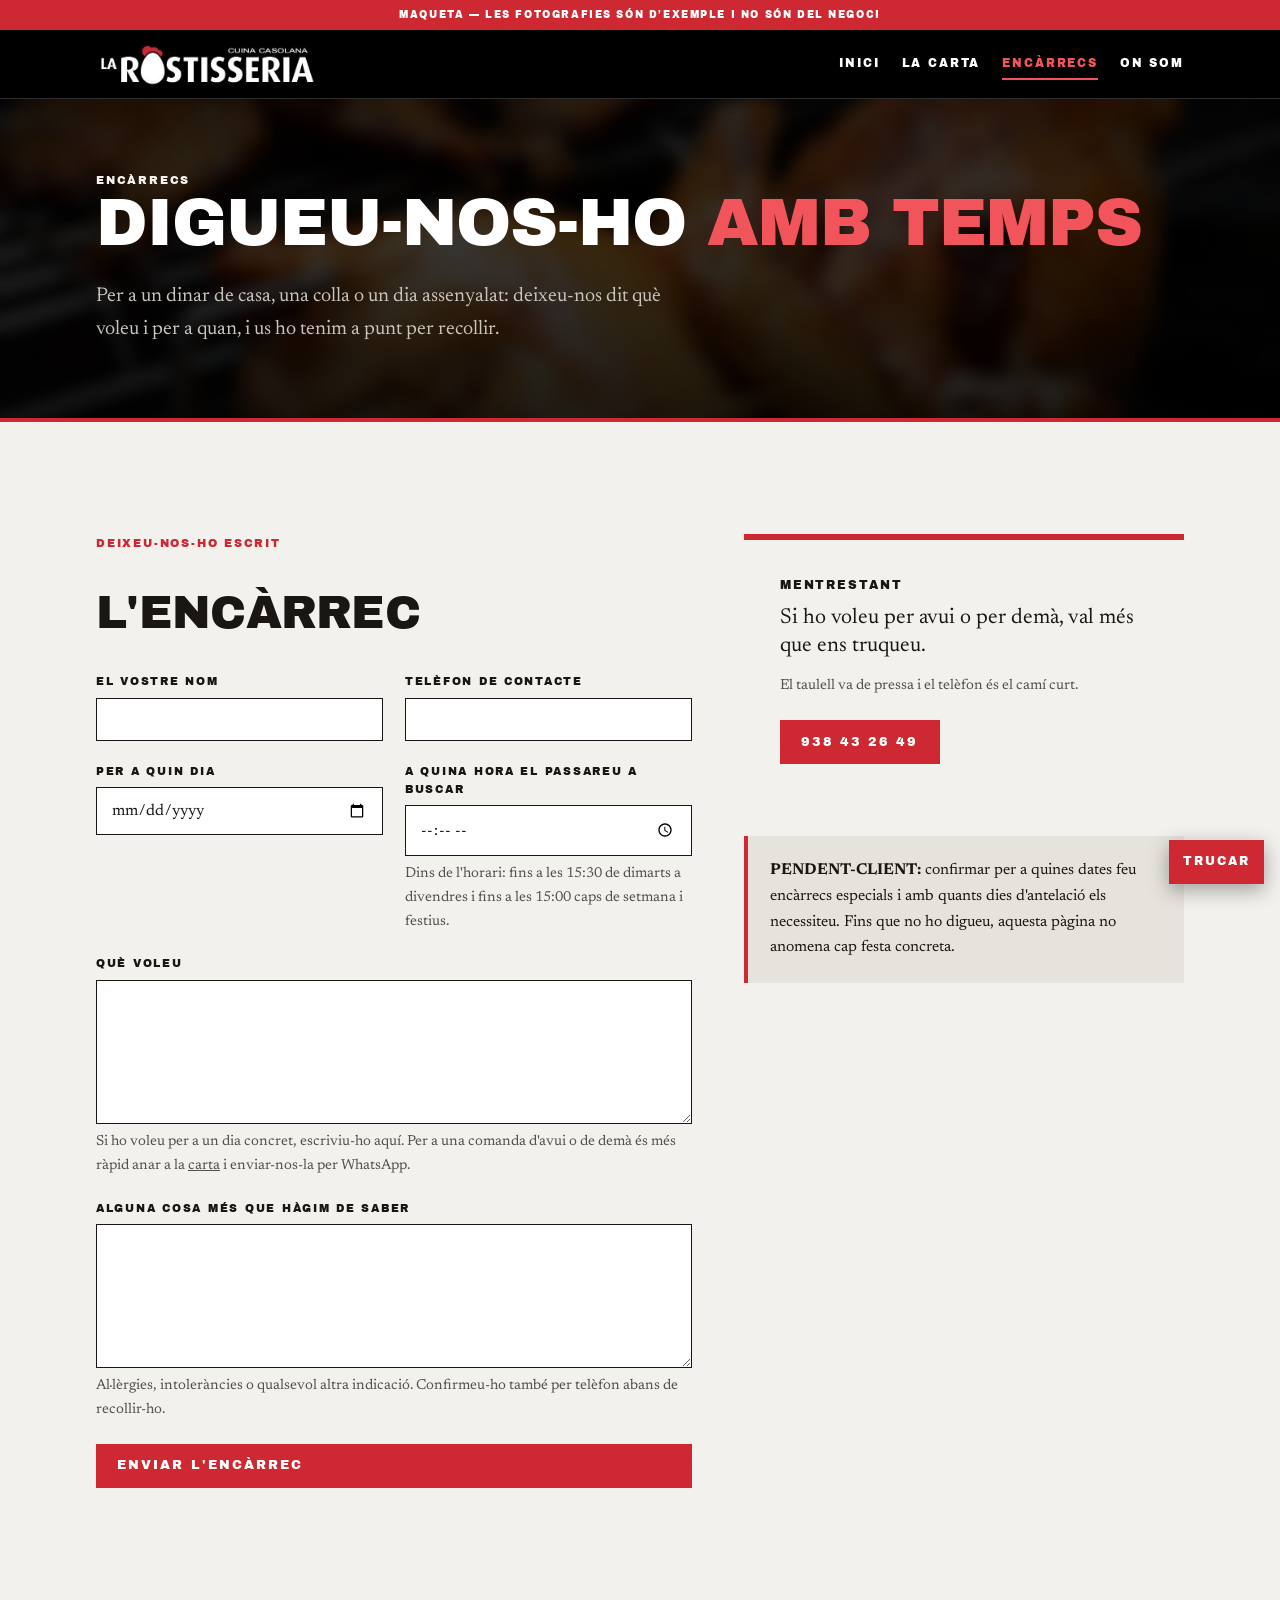
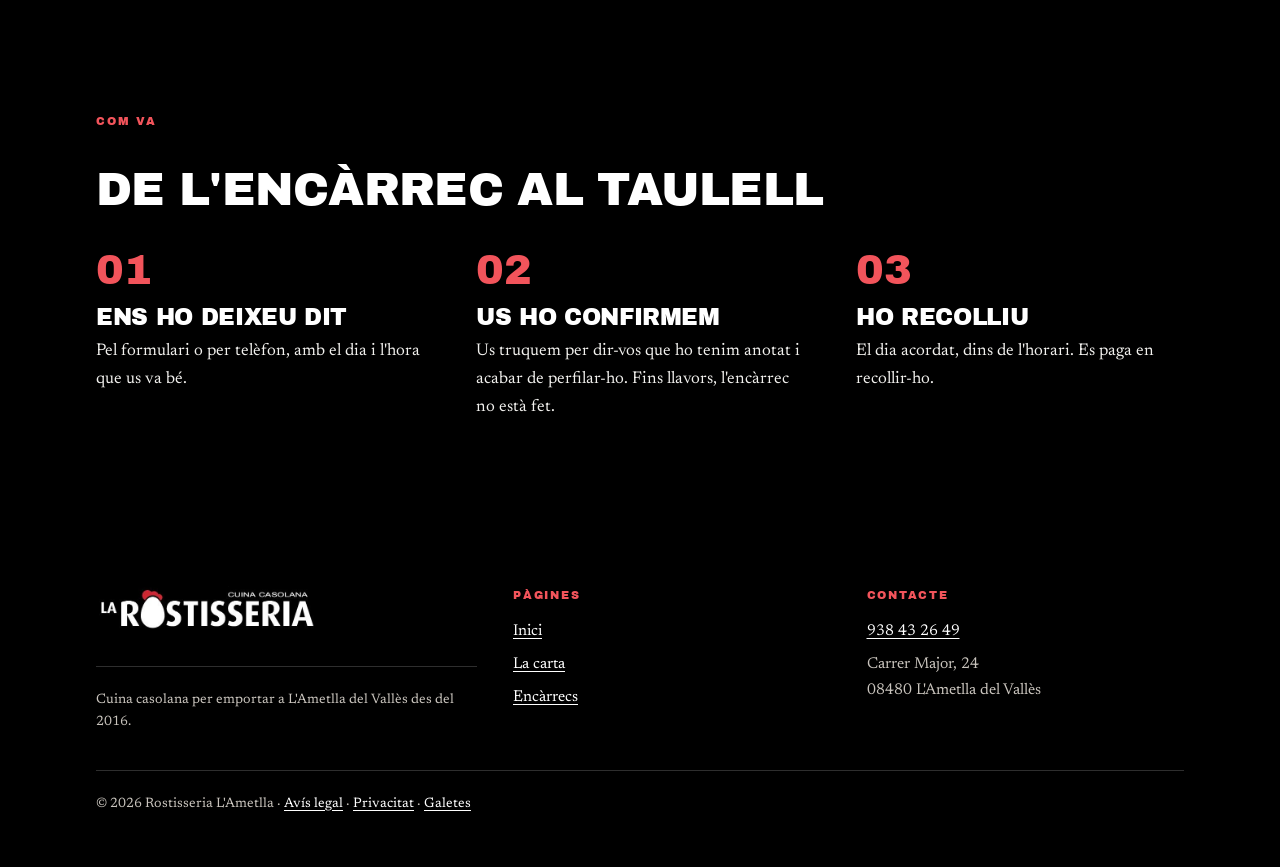
<file: encarrecs.html>
<!DOCTYPE html>
<html lang="ca">
<head>
<meta charset="utf-8">
<meta name="viewport" content="width=device-width, initial-scale=1">
<title>Encàrrecs — Deixeu-nos-ho dit amb temps | La Rostisseria, L'Ametlla del Vallès</title>
<meta name="description" content="Encàrrecs de rostits i plats casolans per emportar a L'Ametlla del Vallès. Deixeu-nos dit què voleu i per a quin dia, i us ho tenim a punt al taulell.">
<link rel="canonical" href="https://la-rostisseria.pages.dev/encarrecs.html">

<meta property="og:type" content="website">
<meta property="og:locale" content="ca_ES">
<meta property="og:title" content="Encàrrecs — La Rostisseria, L'Ametlla del Vallès">
<meta property="og:description" content="Deixeu-nos dit què voleu i per a quin dia, i us ho tenim a punt.">
<meta property="og:url" content="https://la-rostisseria.pages.dev/encarrecs.html">
<meta property="og:image" content="https://la-rostisseria.pages.dev/assets/logo.jpg">

<link rel="icon" href="assets/favicon.ico" sizes="any">
<link rel="apple-touch-icon" href="assets/apple-touch-icon.png">
<link rel="stylesheet" href="css/styles.css">
</head>
<body>
<a class="salta-al-contingut" href="#contingut">Salta al contingut</a>

<header class="capcalera">
  <div class="capcalera__envolt">
    <a class="marca" href="index.html">
      <img src="assets/logo.jpg" alt="La Rostisseria — cuina casolana" width="232" height="44" fetchpriority="high">
    </a>
    <button class="obre-menu" type="button" id="obre-menu" aria-expanded="false" aria-controls="navegacio">Menú</button>
    <nav class="navegacio" id="navegacio" aria-label="Principal">
      <ul class="navegacio__llista">
        <li><a class="navegacio__enllac" href="index.html">Inici</a></li>
        <li><a class="navegacio__enllac" href="carta.html">La carta</a></li>
        <li><a class="navegacio__enllac" href="encarrecs.html" aria-current="page">Encàrrecs</a></li>
        <li><a class="navegacio__enllac" href="index.html#contacte">On som</a></li>
      </ul>
    </nav>
  </div>
</header>

<main id="contingut">

  <!-- Hero compacte, a propòsit: el formulari ha de quedar per sobre del plec. -->
  <section class="hero hero--encarrecs">
    <div class="envolt">
      <p class="retol">Encàrrecs</p>
      <h1 class="hero__titol">Digueu-nos-ho <em>amb temps</em></h1>
      <p class="hero__text">
        Per a un dinar de casa, una colla o un dia assenyalat: deixeu-nos dit què
        voleu i per a quan, i us ho tenim a punt per recollir.
      </p>
    </div>
  </section>

  <section class="seccio" aria-labelledby="t-form">
    <div class="envolt">
      <div class="hero__graella">
        <div class="pila">
          <p class="retol">Deixeu-nos-ho escrit</p>
          <h2 id="t-form">L'encàrrec</h2>

          <!-- ⚠️ El formulari NO està connectat: Formspree encara té el codi
               XXXXXXXX. El JS ho detecta i ho diu; no pot sortir cap missatge
               d'«enviat» sense que hi hagi hagut una petició de xarxa.
               PENDENT-CLIENT: correu on han d'arribar els encàrrecs. -->
          <form class="formulari" id="form-encarrec"
                action="https://formspree.io/f/XXXXXXXX" method="post" novalidate>
            <div class="camp">
              <label for="nom">El vostre nom</label>
              <input type="text" id="nom" name="nom" autocomplete="name" required>
            </div>
            <div class="camp">
              <label for="telefon">Telèfon de contacte</label>
              <input type="tel" id="telefon" name="telefon" autocomplete="tel" required>
            </div>
            <div class="camp">
              <label for="dia">Per a quin dia</label>
              <input type="date" id="dia" name="dia" required>
            </div>
            <div class="camp">
              <label for="hora">A quina hora el passareu a buscar</label>
              <input type="time" id="hora" name="hora" min="10:00" max="15:30">
              <p class="camp__ajuda">Dins de l'horari: fins a les 15:30 de dimarts
                a divendres i fins a les 15:00 caps de setmana i festius.</p>
            </div>
            <div class="camp camp--ample">
              <label for="encarrec">Què voleu</label>
              <textarea id="encarrec" name="encarrec" required></textarea>
              <p class="camp__ajuda">Si ho voleu per a un dia concret, escriviu-ho
                aquí. Per a una comanda d'avui o de demà és més ràpid anar a la
                <a href="carta.html">carta</a> i enviar-nos-la per WhatsApp.</p>
            </div>
            <div class="camp camp--ample">
              <label for="notes">Alguna cosa més que hàgim de saber</label>
              <textarea id="notes" name="notes"></textarea>
              <p class="camp__ajuda">Al·lèrgies, intoleràncies o qualsevol altra
                indicació. Confirmeu-ho també per telèfon abans de recollir-ho.</p>
            </div>
            <div class="camp camp--ample">
              <button class="boto boto--principal" type="submit">Enviar l'encàrrec</button>
            </div>
            <p class="avis-formulari camp--ample" id="avis-form" role="status" aria-live="polite" hidden></p>
          </form>
        </div>

        <div class="pila">
          <div class="full">
            <p class="full__estat" data-obert="">Mentrestant</p>
            <p class="full__frase">Si ho voleu per avui o per demà, val més que ens truqueu.</p>
            <p class="camp__ajuda">
              El taulell va de pressa i el telèfon és el camí curt.
            </p>
            <div class="grup-botons">
              <a class="boto boto--principal" href="tel:+34938432649">938 43 26 49</a>
            </div>
          </div>

          <p class="avis-formulari">
            <strong>PENDENT-CLIENT:</strong> confirmar per a quines dates feu
            encàrrecs especials i amb quants dies d'antelació els necessiteu. Fins
            que no ho digueu, aquesta pàgina no anomena cap festa concreta.
          </p>
        </div>
      </div>
    </div>
  </section>

  <section class="seccio zona-fosca" aria-labelledby="t-com">
    <div class="envolt">
      <p class="retol">Com va</p>
      <h2 id="t-com">De l'encàrrec al taulell</h2>
      <ol class="passos">
        <li class="pas">
          <h3>Ens ho deixeu dit</h3>
          <p>Pel formulari o per telèfon, amb el dia i l'hora que us va bé.</p>
        </li>
        <li class="pas">
          <h3>Us ho confirmem</h3>
          <p>Us truquem per dir-vos que ho tenim anotat i acabar de perfilar-ho.
             Fins llavors, l'encàrrec no està fet.</p>
        </li>
        <li class="pas">
          <h3>Ho recolliu</h3>
          <p>El dia acordat, dins de l'horari. Es paga en recollir-ho.</p>
        </li>
      </ol>
    </div>
  </section>

</main>

<footer class="peu">
  <div class="envolt">
    <div class="peu__graella">
      <div>
        <img src="assets/logo.jpg" alt="La Rostisseria" width="232" height="44" loading="lazy">
        <p class="peu__nota">Cuina casolana per emportar a L'Ametlla del Vallès des del 2016.</p>
      </div>
      <div>
        <p class="peu__titol">Pàgines</p>
        <ul class="peu__llista">
          <li><a href="index.html">Inici</a></li>
          <li><a href="carta.html">La carta</a></li>
          <li><a href="encarrecs.html">Encàrrecs</a></li>
        </ul>
      </div>
      <div>
        <p class="peu__titol">Contacte</p>
        <ul class="peu__llista">
          <li><a href="tel:+34938432649">938 43 26 49</a></li>
          <li>Carrer Major, 24<br>08480 L'Ametlla del Vallès</li>
        </ul>
      </div>
    </div>
    <div class="peu__nota">
      <p>
        © <span data-any>2026</span> Rostisseria L'Ametlla ·
        <a href="avis-legal.html">Avís legal</a> ·
        <a href="politica-privacitat.html">Privacitat</a> ·
        <a href="politica-cookies.html">Galetes</a>
      </p>
    </div>
  </div>
</footer>

<a class="flotant" href="tel:+34938432649">Trucar</a>

<script src="js/main.js" defer></script>
</body>
</html>
</file>
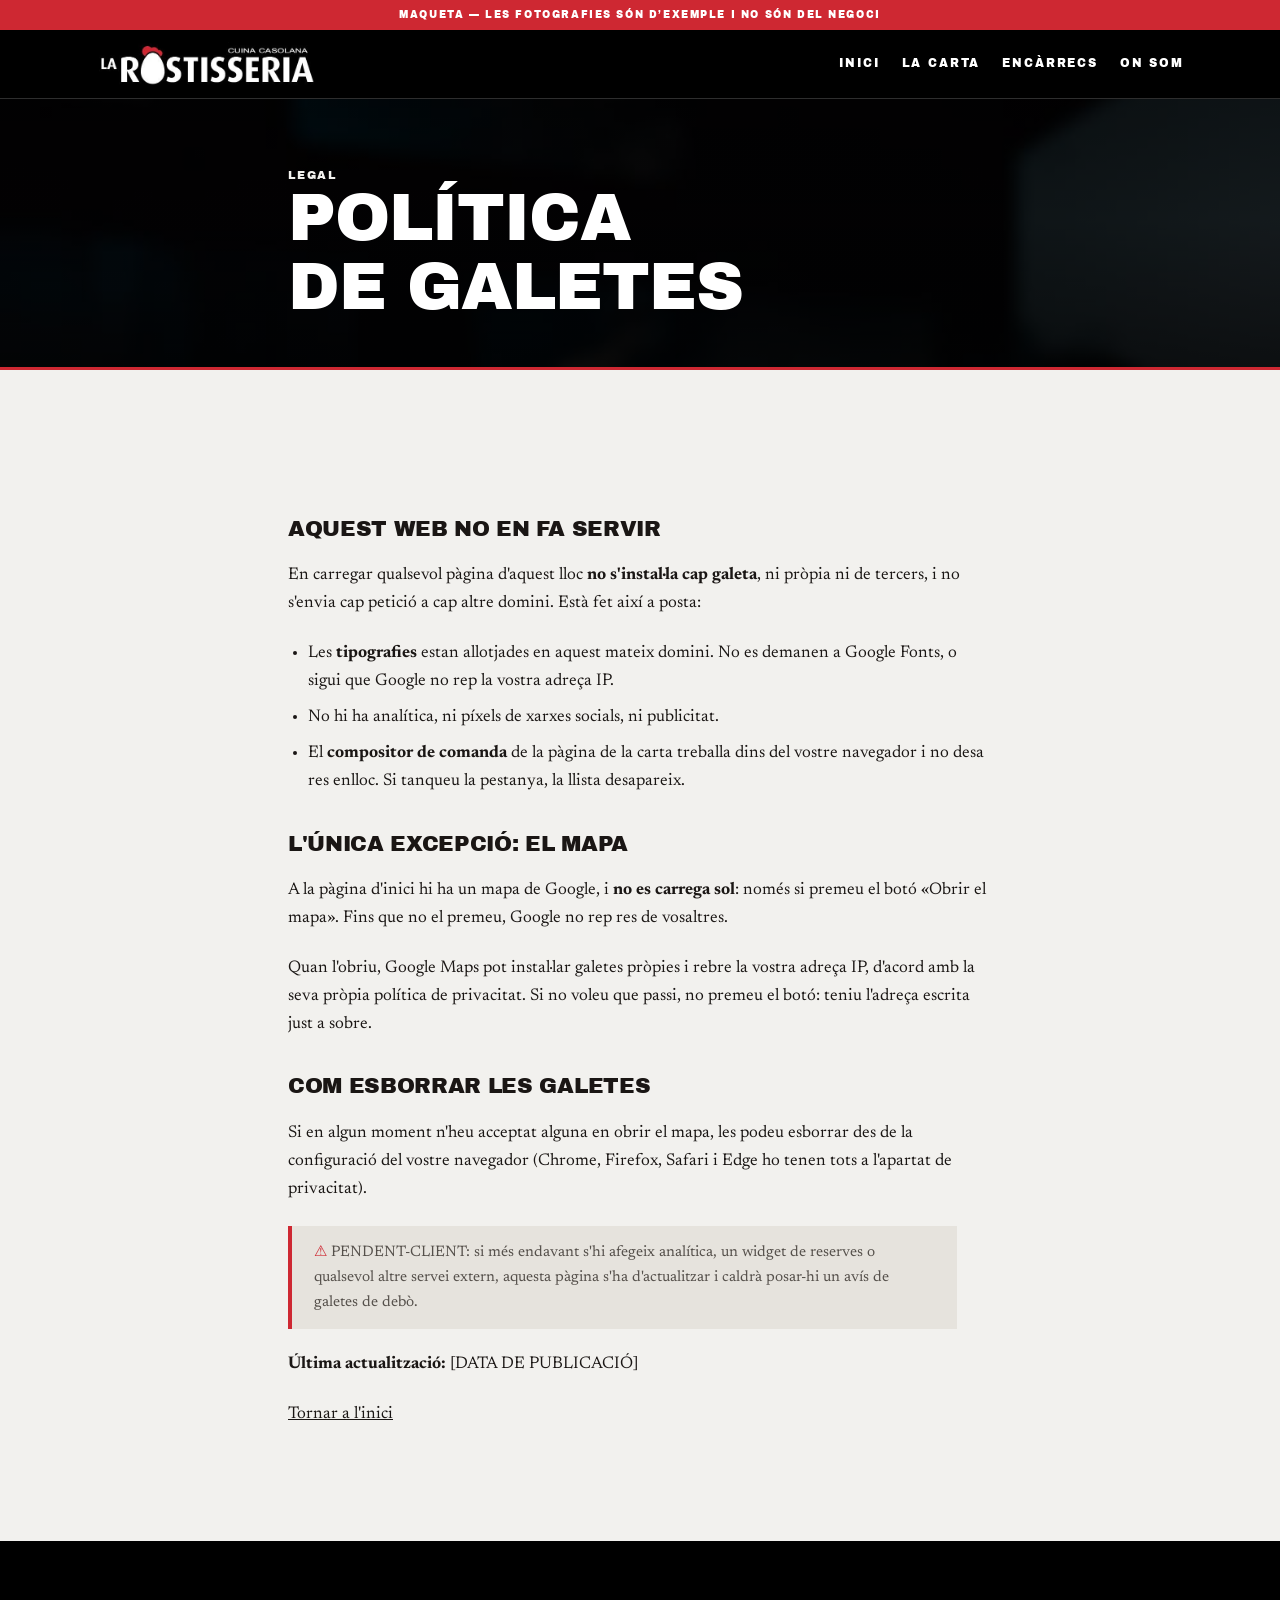
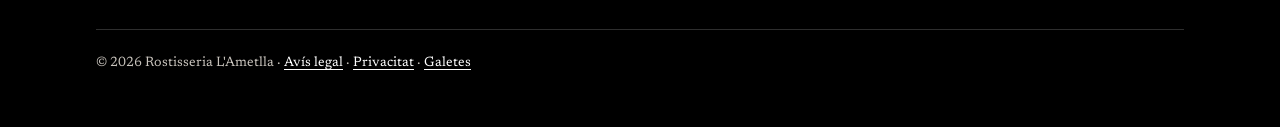
<file: politica-cookies.html>
<!DOCTYPE html>
<html lang="ca">
<head>
<meta charset="utf-8">
<meta name="viewport" content="width=device-width, initial-scale=1">
<title>Política de galetes | La Rostisseria, L'Ametlla del Vallès</title>
<meta name="description" content="Aquest web no fa servir galetes pròpies ni de tercers en carregar-se.">
<meta name="robots" content="noindex, follow">
<link rel="canonical" href="https://la-rostisseria.pages.dev/politica-cookies.html">
<link rel="icon" href="assets/favicon.ico" sizes="any">
<link rel="apple-touch-icon" href="assets/apple-touch-icon.png">
<link rel="stylesheet" href="css/styles.css">
</head>
<body>
<a class="salta-al-contingut" href="#contingut">Salta al contingut</a>

<header class="capcalera">
  <div class="capcalera__envolt">
    <a class="marca" href="index.html">
      <img src="assets/logo.jpg" alt="La Rostisseria — cuina casolana" width="232" height="44">
    </a>
    <button class="obre-menu" type="button" id="obre-menu" aria-expanded="false" aria-controls="navegacio">Menú</button>
    <nav class="navegacio" id="navegacio" aria-label="Principal">
      <ul class="navegacio__llista">
        <li><a class="navegacio__enllac" href="index.html">Inici</a></li>
        <li><a class="navegacio__enllac" href="carta.html">La carta</a></li>
        <li><a class="navegacio__enllac" href="encarrecs.html">Encàrrecs</a></li>
        <li><a class="navegacio__enllac" href="index.html#contacte">On som</a></li>
      </ul>
    </nav>
  </div>
</header>

<main id="contingut" class="legal">
  <section class="hero hero--legal">
    <div class="envolt envolt--estret">
      <p class="retol">Legal</p>
      <h1 class="hero__titol">Política de galetes</h1>
    </div>
  </section>

  <div class="envolt envolt--estret legal__cos">

    <h2>Aquest web no en fa servir</h2>
    <p>
      En carregar qualsevol pàgina d'aquest lloc <strong>no s'instal·la cap
      galeta</strong>, ni pròpia ni de tercers, i no s'envia cap petició a cap
      altre domini. Està fet així a posta:
    </p>
    <ul>
      <li>Les <strong>tipografies</strong> estan allotjades en aquest mateix
          domini. No es demanen a Google Fonts, o sigui que Google no rep la
          vostra adreça IP.</li>
      <li>No hi ha analítica, ni píxels de xarxes socials, ni publicitat.</li>
      <li>El <strong>compositor de comanda</strong> de la pàgina de la carta
          treballa dins del vostre navegador i no desa res enlloc. Si tanqueu la
          pestanya, la llista desapareix.</li>
    </ul>

    <h2>L'única excepció: el mapa</h2>
    <p>
      A la pàgina d'inici hi ha un mapa de Google, i <strong>no es carrega sol</strong>:
      només si premeu el botó «Obrir el mapa». Fins que no el premeu, Google no
      rep res de vosaltres.
    </p>
    <p>
      Quan l'obriu, Google Maps pot instal·lar galetes pròpies i rebre la vostra
      adreça IP, d'acord amb la seva pròpia política de privacitat. Si no voleu
      que passi, no premeu el botó: teniu l'adreça escrita just a sobre.
    </p>

    <h2>Com esborrar les galetes</h2>
    <p>
      Si en algun moment n'heu acceptat alguna en obrir el mapa, les podeu
      esborrar des de la configuració del vostre navegador (Chrome, Firefox,
      Safari i Edge ho tenen tots a l'apartat de privacitat).
    </p>

    <p class="pendent">PENDENT-CLIENT: si més endavant s'hi afegeix analítica,
      un widget de reserves o qualsevol altre servei extern, aquesta pàgina s'ha
      d'actualitzar i caldrà posar-hi un avís de galetes de debò.</p>

    <p><strong>Última actualització:</strong> [DATA DE PUBLICACIÓ]</p>
    <p><a href="index.html">Tornar a l'inici</a></p>
  </div>
</main>

<footer class="peu">
  <div class="envolt">
    <div class="peu__nota">
      <p>
        © <span data-any>2026</span> Rostisseria L'Ametlla ·
        <a href="avis-legal.html">Avís legal</a> ·
        <a href="politica-privacitat.html">Privacitat</a> ·
        <a href="politica-cookies.html">Galetes</a>
      </p>
    </div>
  </div>
</footer>

<script src="js/main.js" defer></script>
</body>
</html>
</file>
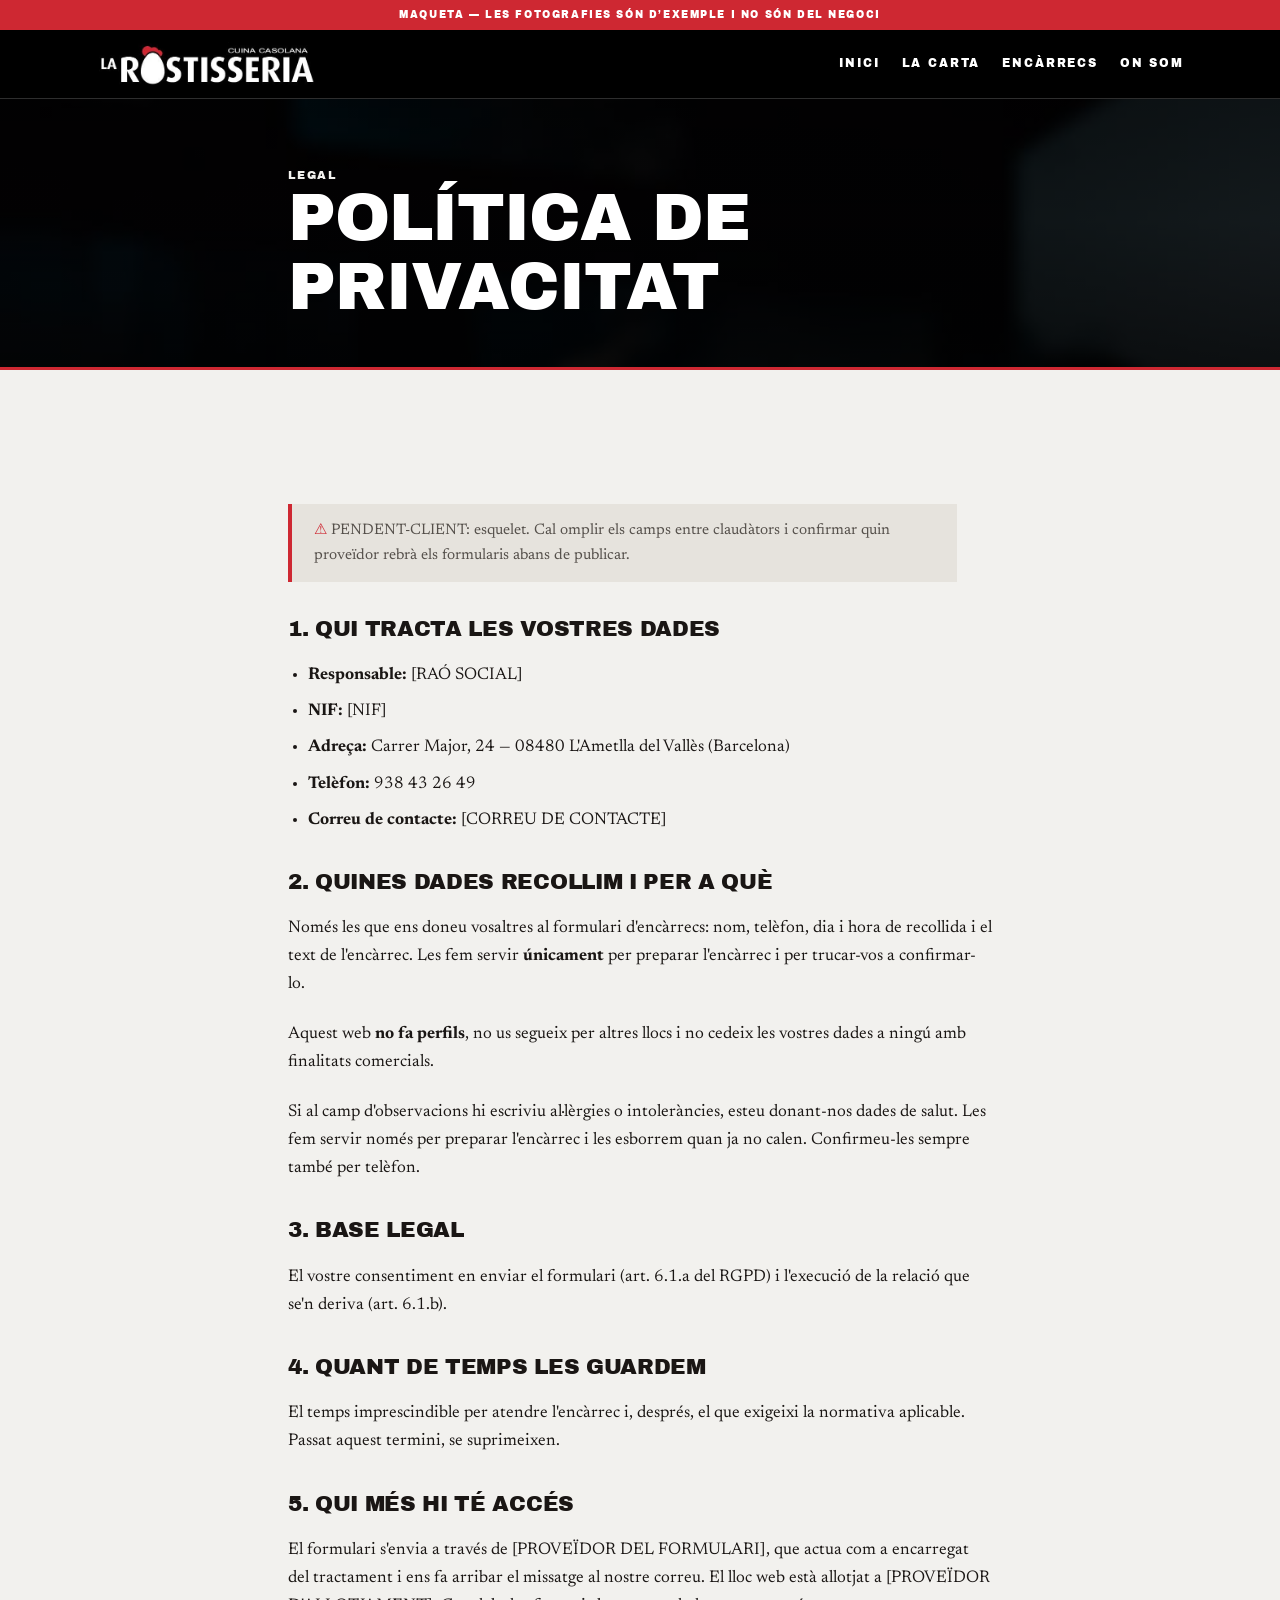
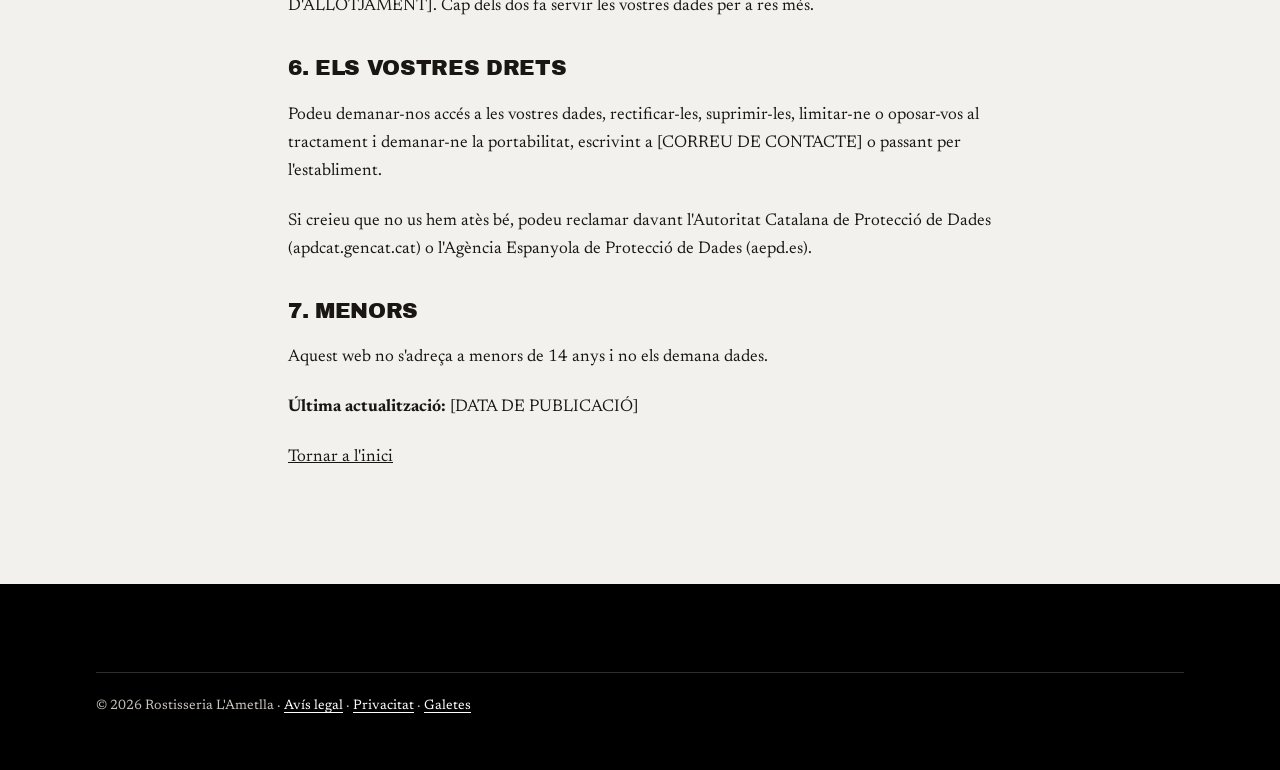
<file: politica-privacitat.html>
<!DOCTYPE html>
<html lang="ca">
<head>
<meta charset="utf-8">
<meta name="viewport" content="width=device-width, initial-scale=1">
<title>Política de privacitat | La Rostisseria, L'Ametlla del Vallès</title>
<meta name="description" content="Com tracta les dades personals Rostisseria L'Ametlla.">
<meta name="robots" content="noindex, follow">
<link rel="canonical" href="https://la-rostisseria.pages.dev/politica-privacitat.html">
<link rel="icon" href="assets/favicon.ico" sizes="any">
<link rel="apple-touch-icon" href="assets/apple-touch-icon.png">
<link rel="stylesheet" href="css/styles.css">
</head>
<body>
<a class="salta-al-contingut" href="#contingut">Salta al contingut</a>

<header class="capcalera">
  <div class="capcalera__envolt">
    <a class="marca" href="index.html">
      <img src="assets/logo.jpg" alt="La Rostisseria — cuina casolana" width="232" height="44">
    </a>
    <button class="obre-menu" type="button" id="obre-menu" aria-expanded="false" aria-controls="navegacio">Menú</button>
    <nav class="navegacio" id="navegacio" aria-label="Principal">
      <ul class="navegacio__llista">
        <li><a class="navegacio__enllac" href="index.html">Inici</a></li>
        <li><a class="navegacio__enllac" href="carta.html">La carta</a></li>
        <li><a class="navegacio__enllac" href="encarrecs.html">Encàrrecs</a></li>
        <li><a class="navegacio__enllac" href="index.html#contacte">On som</a></li>
      </ul>
    </nav>
  </div>
</header>

<main id="contingut" class="legal">
  <section class="hero hero--legal">
    <div class="envolt envolt--estret">
      <p class="retol">Legal</p>
      <h1 class="hero__titol">Política de privacitat</h1>
    </div>
  </section>

  <div class="envolt envolt--estret legal__cos">

    <p class="pendent">PENDENT-CLIENT: esquelet. Cal omplir els camps entre
      claudàtors i confirmar quin proveïdor rebrà els formularis abans de
      publicar.</p>

    <h2>1. Qui tracta les vostres dades</h2>
    <ul>
      <li><strong>Responsable:</strong> [RAÓ SOCIAL]</li>
      <li><strong>NIF:</strong> [NIF]</li>
      <li><strong>Adreça:</strong> Carrer Major, 24 — 08480 L'Ametlla del Vallès (Barcelona)</li>
      <li><strong>Telèfon:</strong> 938 43 26 49</li>
      <li><strong>Correu de contacte:</strong> [CORREU DE CONTACTE]</li>
    </ul>

    <h2>2. Quines dades recollim i per a què</h2>
    <p>
      Només les que ens doneu vosaltres al formulari d'encàrrecs: nom, telèfon,
      dia i hora de recollida i el text de l'encàrrec. Les fem servir
      <strong>únicament</strong> per preparar l'encàrrec i per trucar-vos a
      confirmar-lo.
    </p>
    <p>
      Aquest web <strong>no fa perfils</strong>, no us segueix per altres llocs i
      no cedeix les vostres dades a ningú amb finalitats comercials.
    </p>
    <p>
      Si al camp d'observacions hi escriviu al·lèrgies o intoleràncies, esteu
      donant-nos dades de salut. Les fem servir només per preparar l'encàrrec i
      les esborrem quan ja no calen. Confirmeu-les sempre també per telèfon.
    </p>

    <h2>3. Base legal</h2>
    <p>
      El vostre consentiment en enviar el formulari (art. 6.1.a del RGPD) i
      l'execució de la relació que se'n deriva (art. 6.1.b).
    </p>

    <h2>4. Quant de temps les guardem</h2>
    <p>
      El temps imprescindible per atendre l'encàrrec i, després, el que exigeixi
      la normativa aplicable. Passat aquest termini, se suprimeixen.
    </p>

    <h2>5. Qui més hi té accés</h2>
    <p>
      El formulari s'envia a través de [PROVEÏDOR DEL FORMULARI], que actua com a
      encarregat del tractament i ens fa arribar el missatge al nostre correu. El
      lloc web està allotjat a [PROVEÏDOR D'ALLOTJAMENT]. Cap dels dos fa servir
      les vostres dades per a res més.
    </p>

    <h2>6. Els vostres drets</h2>
    <p>
      Podeu demanar-nos accés a les vostres dades, rectificar-les, suprimir-les,
      limitar-ne o oposar-vos al tractament i demanar-ne la portabilitat,
      escrivint a [CORREU DE CONTACTE] o passant per l'establiment.
    </p>
    <p>
      Si creieu que no us hem atès bé, podeu reclamar davant l'Autoritat Catalana
      de Protecció de Dades (apdcat.gencat.cat) o l'Agència Espanyola de
      Protecció de Dades (aepd.es).
    </p>

    <h2>7. Menors</h2>
    <p>
      Aquest web no s'adreça a menors de 14 anys i no els demana dades.
    </p>

    <p><strong>Última actualització:</strong> [DATA DE PUBLICACIÓ]</p>
    <p><a href="index.html">Tornar a l'inici</a></p>
  </div>
</main>

<footer class="peu">
  <div class="envolt">
    <div class="peu__nota">
      <p>
        © <span data-any>2026</span> Rostisseria L'Ametlla ·
        <a href="avis-legal.html">Avís legal</a> ·
        <a href="politica-privacitat.html">Privacitat</a> ·
        <a href="politica-cookies.html">Galetes</a>
      </p>
    </div>
  </div>
</footer>

<script src="js/main.js" defer></script>
</body>
</html>
</file>
<file: css/styles.css>
/* =========================================================================
   LA ROSTISSERIA — L'Ametlla del Vallès
   Full d'estil únic. Cap dependència externa: les tipografies són al mateix
   domini (assets/fonts/) amb la llicència OFL al costat.

   La identitat surt del seu logotip, mostrejat píxel a píxel:
     fons #000000 (30.383 px) · lletra #FFFFFF (10.085 px) · cresta #CE2832.
   Vegeu PLA.md §2 per a la justificació de cada color.
   ========================================================================= */

/* ---------- Tipografies allotjades ------------------------------------- */

@font-face {
  font-family: 'Archivo Black';
  src: url('../assets/fonts/archivo-black-latin-ext.woff2') format('woff2');
  font-weight: 400;
  font-style: normal;
  font-display: swap;
  unicode-range: U+0100-02BA, U+02BD-02C5, U+02C7-02CC, U+02CE-02D7, U+02DD-02FF,
                 U+0304, U+0308, U+0329, U+1D00-1DBF, U+1E00-1E9F, U+1EF2-1EFF,
                 U+2020, U+20A0-20AB, U+20AD-20C0, U+2113, U+2C60-2C7F, U+A720-A7FF;
}
@font-face {
  font-family: 'Archivo Black';
  src: url('../assets/fonts/archivo-black-latin.woff2') format('woff2');
  font-weight: 400;
  font-style: normal;
  font-display: swap;
  unicode-range: U+0000-00FF, U+0131, U+0152-0153, U+02BB-02BC, U+02C6, U+02DA,
                 U+02DC, U+0304, U+0308, U+0329, U+2000-206F, U+20AC, U+2122,
                 U+2191, U+2193, U+2212, U+2215, U+FEFF, U+FFFD;
}
@font-face {
  font-family: 'Newsreader';
  src: url('../assets/fonts/newsreader-latin-ext.woff2') format('woff2');
  font-weight: 200 800;
  font-style: normal;
  font-display: swap;
  unicode-range: U+0100-02BA, U+02BD-02C5, U+02C7-02CC, U+02CE-02D7, U+02DD-02FF,
                 U+0304, U+0308, U+0329, U+1D00-1DBF, U+1E00-1E9F, U+1EF2-1EFF,
                 U+2020, U+20A0-20AB, U+20AD-20C0, U+2113, U+2C60-2C7F, U+A720-A7FF;
}
@font-face {
  font-family: 'Newsreader';
  src: url('../assets/fonts/newsreader-latin.woff2') format('woff2');
  font-weight: 200 800;
  font-style: normal;
  font-display: swap;
  unicode-range: U+0000-00FF, U+0131, U+0152-0153, U+02BB-02BC, U+02C6, U+02DA,
                 U+02DC, U+0304, U+0308, U+0329, U+2000-206F, U+20AC, U+2122,
                 U+2191, U+2193, U+2212, U+2215, U+FEFF, U+FFFD;
}

/* ---------- Tokens ------------------------------------------------------ */

:root {
  /* Colors mostrejats del seu logotip */
  --negre: #000000;
  --blanc: #ffffff;
  --cresta: #ce2832;

  /* Derivats, amb el motiu escrit */
  --cresta-clar: #f2545b;   /* la seva cresta sobre negre fa 3,97:1 i no passa AA; aquesta fa 6,19:1 */
  --paper: #f2f1ee;         /* el paper de la bossa i del full de comanda */
  --fum: #55504b;           /* text secundari sobre paper: 7,05:1 */
  --tinta: #1a1614;         /* text de cos sobre paper: 15,9:1 */
  --paper-fosc: #e6e3dd;    /* separacions dins de les zones clares */
  --gris-fosc: #c9c4bd;     /* text secundari sobre negre: 12,1:1 */

  --linia: rgba(26, 22, 20, 0.16);
  --linia-fosca: rgba(255, 255, 255, 0.18);

  /* Tipografia */
  --lletra-display: 'Archivo Black', 'Arial Black', 'Helvetica Neue', Impact, sans-serif;
  --lletra-cos: 'Newsreader', Georgia, 'Times New Roman', serif;
  --cos: 1.0625rem;         /* 17px */
  --alt-cos: 1.65;

  /* Dos trackings i prou */
  --track-ample: 0.16em;    /* rètols petits en caixa alta */
  --track-estret: -0.015em; /* titulars grans */

  /* Espais */
  --e1: 0.5rem;
  --e2: 0.875rem;
  --e3: 1.375rem;
  --e4: 2.25rem;
  --e5: 3.25rem;
  --v-blocs: 1.75rem;       /* buit entre blocs de DINS d'una secció */
  --v-seccio: 5.5rem;       /* buit ENTRE seccions: clarament més gran */
  --v-hero: 3.5rem;         /* el hero va més arrapat: el botó ha de quedar per sobre del plec */
  --ample: 68rem;
  --ample-estret: 44rem;

  --transicio: 160ms ease;
}

@media (min-width: 48em) {
  :root {
    --v-blocs: 2.25rem;
    --v-seccio: 7rem;
    --v-hero: 4.5rem;
  }
}

/* ---------- Base -------------------------------------------------------- */

*,
*::before,
*::after { box-sizing: border-box; }

html {
  -webkit-text-size-adjust: 100%;
  scroll-padding-top: 5rem;
}

body {
  margin: 0;
  background: var(--paper);
  color: var(--tinta);
  font-family: var(--lletra-cos);
  font-size: var(--cos);
  line-height: var(--alt-cos);
  font-optical-sizing: auto;
}

img,
svg { max-width: 100%; height: auto; display: block; }

a { color: inherit; }

h1, h2, h3, h4 {
  font-family: var(--lletra-display);
  font-weight: 400;
  text-transform: uppercase;
  letter-spacing: var(--track-estret);
  line-height: 1.04;
  text-wrap: balance;
  margin: 0;
}

h1 { font-size: clamp(2.2rem, 7.6vw, 4.15rem); }
h2 { font-size: clamp(1.75rem, 5vw, 2.9rem); }
h3 { font-size: clamp(1.15rem, 2.6vw, 1.45rem); }
h4 { font-size: 1rem; }

p, ul, ol, dl, table, figure { margin: 0; }

::selection { background: var(--cresta); color: var(--blanc); }

:focus-visible {
  outline: 3px solid var(--cresta);
  outline-offset: 3px;
  border-radius: 1px;
}
:is(.zona-fosca, .hero, .banda-foto) :focus-visible { outline-color: var(--cresta-clar); }

.salta-al-contingut {
  position: absolute;
  left: -9999px;
  top: 0;
  z-index: 100;
  background: var(--cresta);
  color: var(--blanc);
  padding: var(--e2) var(--e3);
  font-family: var(--lletra-display);
  text-transform: uppercase;
  letter-spacing: var(--track-ample);
  font-size: 0.8rem;
}
.salta-al-contingut:focus { left: 0; }

.nomes-lector {
  position: absolute;
  width: 1px; height: 1px;
  padding: 0; margin: -1px;
  overflow: hidden;
  clip: rect(0 0 0 0);
  white-space: nowrap;
  border: 0;
}

/* ---------- Estructura i ritme vertical --------------------------------- */

.envolt {
  width: min(100% - 2.5rem, var(--ample));
  margin-inline: auto;
}
.envolt--estret { max-width: var(--ample-estret); }

.seccio { padding-block: var(--v-seccio); }

/* El ritme vertical viu en aquestes dues regles i enlloc més: la primera per
   als blocs d'una secció, la segona per a les columnes de dins. Res de pedaços
   secció per secció. */
.seccio > .envolt > * + * { margin-top: var(--v-blocs); }
.pila > * + * { margin-top: var(--v-blocs); }

.zona-fosca {
  background: var(--negre);
  color: var(--paper);
}
:is(.zona-fosca, .hero, .banda-foto) h1,
:is(.zona-fosca, .hero, .banda-foto) h2,
:is(.zona-fosca, .hero, .banda-foto) h3 { color: var(--blanc); }

/* ---------- Rètols petits ----------------------------------------------- */

.retol {
  font-family: var(--lletra-display);
  text-transform: uppercase;
  letter-spacing: var(--track-ample);
  font-size: 0.7rem;
  color: var(--cresta);
  margin: 0;
}
:is(.zona-fosca, .hero, .banda-foto) .retol { color: var(--cresta-clar); }

.retol--numerat::before {
  content: attr(data-num);
  color: var(--fum);
  margin-right: 0.75em;
}
:is(.zona-fosca, .hero, .banda-foto) .retol--numerat::before { color: var(--gris-fosc); }

.entradeta {
  font-size: 1.2rem;
  color: var(--fum);
  max-width: 36em;
}
:is(.zona-fosca, .hero, .banda-foto) .entradeta { color: var(--gris-fosc); }

/* ---------- Botons ------------------------------------------------------ */

.boto {
  display: inline-flex;
  align-items: center;
  gap: 0.6em;
  font-family: var(--lletra-display);
  text-transform: uppercase;
  letter-spacing: var(--track-ample);
  font-size: 0.8rem;
  line-height: 1;
  padding: 1.05em 1.5em;
  border: 2px solid transparent;
  text-decoration: none;
  cursor: pointer;
  transition: background var(--transicio), color var(--transicio), border-color var(--transicio);
}

.boto--principal {
  background: var(--cresta);
  color: var(--blanc);            /* 5,28:1 */
  border-color: var(--cresta);
}
.boto--principal:hover { background: #a81f28; border-color: #a81f28; }

.boto--contorn {
  background: transparent;
  color: var(--tinta);
  border-color: var(--tinta);
}
.boto--contorn:hover { background: var(--tinta); color: var(--paper); }

:is(.zona-fosca, .hero, .banda-foto) .boto--contorn { color: var(--blanc); border-color: var(--blanc); }
:is(.zona-fosca, .hero, .banda-foto) .boto--contorn:hover { background: var(--blanc); color: var(--negre); }

.boto--petit { font-size: 0.7rem; padding: 0.8em 1.1em; }

.boto[disabled] { opacity: 0.45; cursor: default; }
.boto--principal[disabled]:hover { background: var(--cresta); border-color: var(--cresta); }

.grup-botons {
  display: flex;
  flex-wrap: wrap;
  gap: var(--e2);
}

/* ---------- Capçalera --------------------------------------------------- */

.capcalera {
  position: sticky;
  top: 0;
  z-index: 50;
  background: var(--negre);
  border-bottom: 1px solid var(--linia-fosca);
}

.capcalera__envolt {
  width: min(100% - 2.5rem, var(--ample));
  margin-inline: auto;
  display: flex;
  align-items: center;
  gap: var(--e3);
  min-height: 4.25rem;
}

.marca { display: block; flex: 0 0 auto; }
.marca img { width: 190px; height: 36px; }

@media (min-width: 48em) {
  .marca img { width: 232px; height: 44px; }
}

.navegacio { margin-left: auto; }

.navegacio__llista {
  list-style: none;
  margin: 0;
  padding: 0;
  display: flex;
  align-items: center;
  gap: var(--e3);
}

.navegacio__enllac {
  font-family: var(--lletra-display);
  text-transform: uppercase;
  letter-spacing: var(--track-ample);
  font-size: 0.72rem;
  color: var(--blanc);
  text-decoration: none;
  padding-block: 0.6rem;
  border-bottom: 2px solid transparent;
  transition: border-color var(--transicio), color var(--transicio);
}
.navegacio__enllac:hover { border-bottom-color: var(--cresta-clar); }
.navegacio__enllac[aria-current='page'] {
  color: var(--cresta-clar);
  border-bottom-color: var(--cresta-clar);
}

.obre-menu {
  margin-left: auto;
  display: none;
  background: transparent;
  border: 2px solid var(--blanc);
  color: var(--blanc);
  font-family: var(--lletra-display);
  text-transform: uppercase;
  letter-spacing: var(--track-ample);
  font-size: 0.7rem;
  padding: 0.7em 0.9em;
  cursor: pointer;
}

@media (max-width: 47.99em) {
  .obre-menu { display: block; }
  .navegacio {
    position: absolute;
    left: 0;
    right: 0;
    top: 100%;
    background: var(--negre);
    border-bottom: 3px solid var(--cresta);
    margin-left: 0;
  }
  .navegacio[hidden] { display: none; }
  .navegacio__llista {
    flex-direction: column;
    align-items: stretch;
    gap: 0;
    padding: var(--e2) 1.25rem var(--e3);
  }
  .navegacio__enllac {
    display: block;
    font-size: 0.95rem;
    padding-block: 0.9rem;
    border-bottom: 1px solid var(--linia-fosca);
  }
}

/* ---------- Hero -------------------------------------------------------- */

.hero {
  position: relative;
  isolation: isolate;
  background: var(--negre);
  color: var(--paper);
  padding-block: var(--v-hero);
  border-bottom: 4px solid var(--cresta);
}

/* ---- Foto de fons de la capçalera --------------------------------------
   Va en `background-image` i NO en un `<img>` a posta: si el fitxer no hi és,
   el navegador no pinta res i la capçalera es queda negra, que és el disseny
   de sempre. Amb un `<img>` hi sortiria la icona d'imatge trencada.
   Per això tampoc no depèn del JS.

   El difuminat ve DINS del fitxer, no d'un `filter: blur()`. Així el navegador
   no ha de difuminar res a cada pintada, no calen els trucs d'escalar la
   imatge per amagar les vores toves que deixa el filtre, i el fitxer pesa una
   quarta part perquè una foto difuminada es comprimeix moltíssim millor.  */

.hero::before,
.hero::after {
  content: '';
  position: absolute;
  inset: 0;
  z-index: -1;
  pointer-events: none;
}

.hero::before {
  background-image: var(--hero-foto, none);
  background-size: cover;
  background-position: center;
}

/* ⚠️ EL VEL — contrast sobre una foto QUALSEVOL, no sobre la que hi ha ara.
   Comprovat amb una foto BLANCA DEL TOT, que és el pitjor cas: així el dia que
   el client porti una foto clara, el text hi aguanta igual.

   Qui mana aquí és el vermell de l'`<em>` del titular, que és el color més
   fluix de tots: per sota de 0,76 baixa de 3:1 i deixa de passar AA ni com a
   text gran. Per això el vel NO BAIXA MAI DE 0,78, ni al punt més clar.

   Amb 0,78 sobre blanc pur: títol 11,7:1 · vermell del títol 3,46:1 ·
   text 6,8:1 · rètol 10,4:1 · botó 11,7:1. Amb les fotos fosques d'ara va
   molt més folgat; els números de dalt són el pitjor cas teòric.
   Si algú aclareix el vel, ha de tornar a passar `contrast.js` ABANS de
   pujar-ho: el marge del vermell és de només un 15%.                    */
.hero::after {
  background: linear-gradient(
    to bottom,
    rgba(0, 0, 0, 0.82) 0%,
    rgba(0, 0, 0, 0.78) 45%,
    rgba(0, 0, 0, 0.88) 100%
  );
}

/* Sobre una foto, el rètol vermell petit no arriba a 4,5:1 i el blanc sí
   (10,4:1). És la mateixa decisió que ja es va prendre a `.banda-foto`: sobre
   fotografia, el vermell no fa de text. Sobre el negre pla de `.zona-fosca`
   es queda vermell, que allà sí que passa. */
.hero .retol { color: var(--paper); }

/* Una foto per pàgina, perquè dues pestanyes no s'obrin igual. */
.hero--inici     { --hero-foto: url('../assets/fotos/hero-inici.jpg'); }
.hero--carta     { --hero-foto: url('../assets/fotos/hero-carta.jpg'); }
.hero--encarrecs { --hero-foto: url('../assets/fotos/hero-encarrecs.jpg'); }
.hero--legal     { --hero-foto: url('../assets/fotos/hero-legal.jpg'); }

/* Les legals no són una pàgina de venda: capçalera curta i prou. */
.hero--legal {
  padding-block: calc(var(--v-hero) * 0.62);
  border-bottom-width: 3px;
}

.hero__graella {
  display: grid;
  gap: var(--e5);
  align-items: start;
}

@media (min-width: 60em) {
  .hero__graella {
    grid-template-columns: minmax(0, 1.15fr) minmax(19rem, 0.85fr);
    gap: var(--e5);
  }
}

.hero__titol { color: var(--blanc); }
.hero__titol em {
  font-style: normal;
  color: var(--cresta-clar);
}

.hero__text {
  margin-top: var(--e3);
  font-size: 1.25rem;
  color: var(--gris-fosc);
  max-width: 30em;
}

.hero__botons { margin-top: var(--e4); }

/* El full de comanda: la fitxa de paper sobre el negre del rètol. */
.full {
  background: var(--paper);
  color: var(--tinta);
  padding: var(--e4);
  border-top: 6px solid var(--cresta);
}

.full__estat {
  font-family: var(--lletra-display);
  text-transform: uppercase;
  letter-spacing: var(--track-ample);
  font-size: 0.75rem;
  display: flex;
  align-items: baseline;
  gap: 0.6em;
}
.full__estat[data-obert='si'] { color: #1f6b2f; }
.full__estat[data-obert='no'] { color: var(--cresta); }

.full__frase {
  margin-top: var(--e1);
  font-size: 1.35rem;
  line-height: 1.3;
}

.horaris {
  margin-top: var(--e3);
  width: 100%;
  border-collapse: collapse;
  font-size: 0.98rem;
}
.horaris th,
.horaris td {
  text-align: left;
  padding: 0.5rem 0;
  border-top: 1px solid var(--linia);
  font-weight: 400;
}
.horaris td { text-align: right; font-variant-numeric: tabular-nums; }
.horaris tr[data-avui='si'] th,
.horaris tr[data-avui='si'] td { font-weight: 600; }
.horaris tr[data-avui='si'] th::after {
  content: ' · avui';
  color: var(--cresta);
  font-size: 0.8em;
  text-transform: uppercase;
  letter-spacing: var(--track-ample);
}

.full .camp__ajuda { margin-top: var(--e2); }
.full .grup-botons { margin-top: var(--e3); }

/* ---------- Marcador de contingut pendent del client --------------------
   Ha de cridar l'atenció i no s'ha de poder confondre amb text de la web.
   Si algun dia es treu el marcador, s'han de treure també les dades: mai
   contingut d'exemple sense distintiu (§8.A del playbook).             -- */

.pendent {
  border-left: 4px solid var(--cresta);
  background: var(--paper-fosc);
  padding: var(--e2) var(--e3);
  font-size: 0.95rem;
  color: var(--fum);
}
.pendent::before {
  content: '⚠ ';
  color: var(--cresta);
}

/* ---------- Fotografies -------------------------------------------------
   Cada espai de foto és un `.foto[data-foto="nom"]`. Mentre el fitxer
   `assets/fotos/<nom>.jpg` no hi sigui, es veu el marcador dissenyat d'aquí
   sota; quan el client el deixi a la carpeta, `main.js` el detecta i el posa
   sol, sense tocar cap línia de codi.

   El marcador NO pot semblar una caixa grisa trencada: és negre com el seu
   rètol, porta la seva marca de l'ou amb la cresta i diu quina foto hi anirà.
   I diu que està pendent, perquè ningú es pensi que és la foto de la casa. -- */

.foto {
  position: relative;
  margin: 0;
  overflow: hidden;
  background: var(--negre);
}

/* Fill DIRECTE a posta: `.foto img` (0,1,1) guanyava a `.foto__marca` (0,1,0)
   i inflava la marca del marcador fins a ocupar tot el requadre. La foto de
   debò és sempre fill directe; la marca viu dins de `.foto__pendent`. */
.foto > img {
  width: 100%;
  height: 100%;
  object-fit: cover;
  display: block;
}

.foto--panoramica { aspect-ratio: 4 / 3; }
.foto--retrat     { aspect-ratio: 4 / 5; }
.foto--banda      { aspect-ratio: 21 / 9; }

@media (max-width: 47.99em) {
  .foto--banda { aspect-ratio: 3 / 2; }
}

.foto__pendent {
  position: absolute;
  inset: 0;
  display: flex;
  flex-direction: column;
  align-items: center;
  justify-content: center;
  gap: var(--e2);
  padding: var(--e3);
  text-align: center;
  /* Trama diagonal molt fluixa: el que distingeix un espai pensat d'un forat. */
  background-image: repeating-linear-gradient(
    135deg,
    rgba(255, 255, 255, 0.035) 0 10px,
    rgba(255, 255, 255, 0) 10px 22px
  );
  box-shadow: inset 0 0 0 1px var(--linia-fosca);
}

.foto__marca {
  width: 42px;
  height: 42px;
  opacity: 0.9;
}

.foto__titol {
  font-family: var(--lletra-display);
  text-transform: uppercase;
  letter-spacing: var(--track-estret);
  font-size: clamp(1rem, 2.2vw, 1.25rem);
  color: var(--blanc);
  margin: 0;
  text-wrap: balance;
}

.foto__nota {
  font-family: var(--lletra-display);
  text-transform: uppercase;
  letter-spacing: var(--track-ample);
  font-size: 0.6rem;
  color: var(--cresta-clar);
  margin: 0;
}

/* La tira de tres, a tot ample i sense marges: és el «aquí som» de la casa. */

.tira-fotos {
  display: grid;
  gap: 2px;
  background: var(--negre);
}

@media (min-width: 40em) {
  .tira-fotos { grid-template-columns: repeat(3, minmax(0, 1fr)); }
}

/* Banda ampla amb text a sobre de la foto. El vel va en dues capes perquè el
   text es llegeixi tant si la foto que hi posa el client és clara com fosca
   (§4 del playbook): una que enfosqueix el costat del text i una que assenta
   la part baixa. */

.banda-foto {
  position: relative;
  background: var(--negre);
  isolation: isolate;
}

.banda-foto .foto {
  position: absolute;
  inset: 0;
  aspect-ratio: auto;
}

.banda-foto::before,
.banda-foto::after {
  content: '';
  position: absolute;
  inset: 0;
  z-index: 1;
  pointer-events: none;
}

/* Al mòbil el text ocupa tota l'amplada de la banda, o sigui que el vel no pot
   aclarir-se cap a la dreta: allà el text hi queia a 3:1 amb una foto clara.
   Per sota de 768 px el vel és parell i fort; a partir d'aquí, ja hi ha
   columna buida a la dreta i pot ser horitzontal. */
.banda-foto::before {
  background: linear-gradient(to bottom, rgba(0, 0, 0, 0.84), rgba(0, 0, 0, 0.9));
}

@media (min-width: 48em) {
  .banda-foto::before {
    background: linear-gradient(
      to right,
      rgba(0, 0, 0, 0.9) 0%,
      rgba(0, 0, 0, 0.76) 50%,
      rgba(0, 0, 0, 0.4) 100%
    );
  }
}

.banda-foto::after {
  background: linear-gradient(to top, rgba(0, 0, 0, 0.65), rgba(0, 0, 0, 0) 55%);
}

.banda-foto__contingut {
  position: relative;
  z-index: 2;
  padding-block: var(--v-seccio);
}

.banda-foto__text { max-width: 34rem; }
.banda-foto__text > * + * { margin-top: var(--v-blocs); }

/* ⚠️ Contrast sobre una foto QUALSEVOL, no sobre la que hi hagi ara.
   Provat amb una foto blanca del tot, que és el pitjor cas: el text blanc
   aguanta (16,5:1 a l'esquerra, 9,3:1 on acaba), però el vermell clar hi
   queia a 2,74:1 i no passava ni per a text gran.
   Per això aquí l'accent no és text vermell: és un BLOC vermell opac amb
   text blanc a sobre (5,28:1 fix, no depèn de la foto). */

.banda-foto .retol { color: var(--paper); }

.banda-foto .valoracio__nota {
  display: inline-block;
  background: var(--cresta);
  color: var(--blanc);
  padding: 0.05em 0.3em 0.14em;
}

.banda-foto .declaracio strong {
  color: inherit;
  text-decoration: underline;
  text-decoration-color: var(--cresta);
  text-decoration-thickness: 0.09em;
  text-underline-offset: 0.1em;
}

/* «La casa»: retrat al costat del text. És la secció de confiança. */

.casa {
  display: grid;
  gap: var(--e5);
  align-items: start;
}

@media (min-width: 52em) {
  .casa { grid-template-columns: minmax(0, 0.85fr) minmax(0, 1.15fr); }
}

/* ---------- Banda del lema ---------------------------------------------- */

.lema {
  background: var(--cresta);
  color: var(--blanc);
  padding-block: var(--e3);
  text-align: center;
  font-family: var(--lletra-display);
  text-transform: uppercase;
  letter-spacing: var(--track-ample);
  font-size: clamp(0.8rem, 2.4vw, 1.05rem);
}

/* ---------- Categories de la carta (a l'inici) -------------------------- */

.categories {
  display: grid;
  gap: 1px;
  background: var(--linia);
  border-block: 1px solid var(--linia);
}

@media (min-width: 40em) {
  .categories { grid-template-columns: repeat(2, minmax(0, 1fr)); }
}
@media (min-width: 64em) {
  .categories { grid-template-columns: repeat(3, minmax(0, 1fr)); }
}

.categoria {
  background: var(--paper);
  padding: var(--e4) var(--e3);
}

.categoria__titol { margin-top: var(--e2); }

.categoria__llista {
  list-style: none;
  padding: 0;
  margin-top: var(--e3);
  font-size: 1.05rem;
}
.categoria__llista li {
  padding-block: 0.45rem;
  border-top: 1px solid var(--linia);
}
.categoria__llista li:first-child { border-top: 0; }

/* ---------- Passos ------------------------------------------------------ */

.passos {
  list-style: none;
  padding: 0;
  display: grid;
  gap: var(--e4);
  counter-reset: pas;
}

@media (min-width: 48em) {
  .passos { grid-template-columns: repeat(3, minmax(0, 1fr)); gap: var(--e5); }
}

.pas { counter-increment: pas; }
.pas::before {
  content: counter(pas, decimal-leading-zero);
  display: block;
  font-family: var(--lletra-display);
  font-size: 2.6rem;
  line-height: 1;
  color: var(--cresta);
  margin-bottom: var(--e2);
}
:is(.zona-fosca, .hero, .banda-foto) .pas::before { color: var(--cresta-clar); }
.pas h3 { margin-bottom: var(--e1); }

/* ---------- Declaració (la seva promesa de casolà) ---------------------- */

.declaracio {
  font-family: var(--lletra-display);
  text-transform: uppercase;
  font-size: clamp(1.5rem, 4.6vw, 2.6rem);
  line-height: 1.12;
  letter-spacing: var(--track-estret);
  color: var(--blanc);
  text-wrap: balance;
}
.declaracio strong { color: var(--cresta-clar); font-weight: inherit; }

/* ---------- Prova social ------------------------------------------------ */

.valoracio {
  display: flex;
  flex-wrap: wrap;
  align-items: baseline;
  gap: var(--e2) var(--e3);
}
.valoracio__nota {
  font-family: var(--lletra-display);
  font-size: clamp(3rem, 10vw, 4.5rem);
  line-height: 1;
  color: var(--cresta);
}
.valoracio__detall { font-size: 1.1rem; color: var(--fum); }

:is(.zona-fosca, .hero, .banda-foto) .valoracio__nota { color: var(--cresta-clar); }
:is(.zona-fosca, .hero, .banda-foto) .valoracio__detall { color: var(--gris-fosc); }

/* ---------- Preguntes freqüents ----------------------------------------- */

.faq { border-top: 1px solid var(--linia); }

.faq__item { border-bottom: 1px solid var(--linia); }

.faq__pregunta {
  font-family: var(--lletra-display);
  text-transform: uppercase;
  letter-spacing: var(--track-estret);
  font-size: 1rem;
  padding: var(--e3) 2.5rem var(--e3) 0;
  cursor: pointer;
  position: relative;
  list-style: none;
}
.faq__pregunta::-webkit-details-marker { display: none; }
.faq__pregunta::after {
  content: '+';
  position: absolute;
  right: 0;
  top: 50%;
  transform: translateY(-50%);
  color: var(--cresta);
  font-size: 1.5rem;
}
.faq__item[open] .faq__pregunta::after { content: '–'; }

.faq__resposta { padding-bottom: var(--e3); max-width: 46em; }
.faq__resposta > * + * { margin-top: var(--e2); }

/* ---------- Contacte ---------------------------------------------------- */

.dades {
  display: grid;
  gap: var(--e4);
}
@media (min-width: 48em) {
  .dades { grid-template-columns: repeat(2, minmax(0, 1fr)); }
}

.dades dt {
  font-family: var(--lletra-display);
  text-transform: uppercase;
  letter-spacing: var(--track-ample);
  font-size: 0.7rem;
  color: var(--cresta);
}
:is(.zona-fosca, .hero, .banda-foto) .dades dt { color: var(--cresta-clar); }
.dades dd { margin: var(--e1) 0 0; font-size: 1.15rem; }
.dades a { text-decoration-thickness: 1px; text-underline-offset: 3px; }

/* Mapa darrere d'un botó: cap petició a Google fins que el visitant ho demana. */
.mapa {
  border: 1px solid var(--linia);
  padding: var(--e4);
  text-align: center;
}
:is(.zona-fosca, .hero, .banda-foto) .mapa { border-color: var(--linia-fosca); }
.mapa iframe {
  width: 100%;
  height: 22rem;
  border: 0;
  display: block;
}
.mapa__avis {
  font-size: 0.95rem;
  color: var(--fum);
  max-width: 34em;
  margin: 0 auto var(--e3);
}
:is(.zona-fosca, .hero, .banda-foto) .mapa__avis { color: var(--gris-fosc); }

/* ---------- Formulari --------------------------------------------------- */

.formulari {
  display: grid;
  gap: var(--e3);
}
@media (min-width: 40em) {
  .formulari { grid-template-columns: repeat(2, minmax(0, 1fr)); }
  .camp--ample { grid-column: 1 / -1; }
}

.camp { display: flex; flex-direction: column; gap: 0.4rem; }

.camp label {
  font-family: var(--lletra-display);
  text-transform: uppercase;
  letter-spacing: var(--track-ample);
  font-size: 0.68rem;
}

.camp input,
.camp textarea,
.camp select {
  font-family: var(--lletra-cos);
  font-size: 1rem;              /* 16px: evita el zoom d'iOS */
  padding: 0.8rem 0.9rem;
  border: 1px solid var(--tinta);
  background: var(--blanc);
  color: var(--tinta);
  border-radius: 0;
}
.camp textarea { min-height: 9rem; resize: vertical; }

.camp__ajuda { font-size: 0.9rem; color: var(--fum); }

.avis-formulari {
  padding: var(--e3);
  border-left: 4px solid var(--cresta);
  background: var(--paper-fosc);
  font-size: 0.98rem;
}
.avis-formulari[hidden] { display: none; }

/* ---------- Carta ------------------------------------------------------- */

.carta__grup { border-top: 2px solid var(--tinta); padding-top: var(--e3); }
.carta__grup h3 { margin-top: var(--e1); }

.carta__llista {
  list-style: none;
  padding: 0;
  margin-top: var(--e3);
}

.plat {
  display: flex;
  align-items: center;
  gap: var(--e3);
  padding-block: var(--e2);
  border-top: 1px solid var(--linia);
}
.plat:first-child { border-top: 0; }

.plat__nom { font-size: 1.15rem; flex: 1 1 auto; }

/* No hi ha columna de preus: el negoci encara no ha dit si en vol publicar,
   i abans que una xifra inventada, cap xifra. */

/* Controls que hi afegeix comanda.js. Sense JS, el plat es llegeix igual. */
.plat__control {
  display: flex;
  align-items: center;
  gap: 0.35rem;
  flex: 0 0 auto;
}

.quantitat {
  width: 2.4rem;
  text-align: center;
  font-family: var(--lletra-display);
  font-size: 1rem;
  font-variant-numeric: tabular-nums;
}

.pas-quantitat {
  width: 2.4rem;
  height: 2.4rem;
  border: 2px solid var(--tinta);
  background: transparent;
  color: var(--tinta);
  font-family: var(--lletra-display);
  font-size: 1.05rem;
  line-height: 1;
  cursor: pointer;
  transition: background var(--transicio), color var(--transicio);
}
.pas-quantitat:hover { background: var(--tinta); color: var(--paper); }
.pas-quantitat[disabled] { opacity: 0.3; cursor: default; }
.pas-quantitat[disabled]:hover { background: transparent; color: var(--tinta); }

.plat[data-triat='si'] { background: var(--paper-fosc); }

/* ---------- El compositor de comanda (element signatura) ---------------- */

.comanda {
  position: sticky;
  bottom: 0;
  z-index: 40;
  background: var(--negre);
  color: var(--paper);
  border-top: 4px solid var(--cresta);
}
.comanda[hidden] { display: none; }

.comanda__envolt {
  width: min(100% - 2.5rem, var(--ample));
  margin-inline: auto;
  padding-block: var(--e3);
  display: flex;
  flex-wrap: wrap;
  align-items: center;
  gap: var(--e2) var(--e3);
}

.comanda__recompte {
  font-family: var(--lletra-display);
  text-transform: uppercase;
  letter-spacing: var(--track-ample);
  font-size: 0.78rem;
  color: var(--blanc);
  flex: 1 1 12rem;
}
.comanda__recompte span { color: var(--cresta-clar); }

.comanda__accions {
  display: flex;
  flex-wrap: wrap;
  gap: var(--e2);
  margin-left: auto;
}

/* Full de comanda escrit */
.resum {
  border: 0;
  padding: 0;
  margin: auto;            /* el <dialog> es centra amb margin auto; posar-hi 0 el clava a dalt a l'esquerra */
  max-width: 34rem;
  width: calc(100% - 2rem);
  max-height: 88vh;
  overflow: auto;
  background: var(--paper);
  color: var(--tinta);
}
.resum::backdrop { background: rgba(0, 0, 0, 0.7); }

.resum__cos { padding: var(--e4); }

.resum__llista {
  list-style: none;
  padding: 0;
  margin-top: var(--e3);
  font-size: 1.05rem;
}
.resum__llista li {
  display: flex;
  justify-content: space-between;
  gap: var(--e3);
  padding-block: 0.4rem;
  border-top: 1px solid var(--linia);
}
.resum__llista li span { font-variant-numeric: tabular-nums; font-weight: 600; }

.resum__nota {
  margin-top: var(--e3);
  font-size: 0.95rem;
  color: var(--fum);
  border-left: 4px solid var(--cresta);
  padding-left: var(--e2);
}

.resum__accions {
  margin-top: var(--e4);
  display: flex;
  flex-wrap: wrap;
  gap: var(--e2);
}

/* ---------- Contacte flotant -------------------------------------------- */

.flotant {
  position: fixed;
  right: 1rem;
  bottom: 1rem;
  z-index: 45;
  display: inline-flex;
  align-items: center;
  gap: 0.55em;
  background: var(--cresta);
  color: var(--blanc);
  text-decoration: none;
  font-family: var(--lletra-display);
  text-transform: uppercase;
  letter-spacing: var(--track-ample);
  font-size: 0.75rem;
  padding: 1em 1.2em;
  box-shadow: 0 6px 20px rgba(0, 0, 0, 0.35);
}
.flotant:hover { background: #a81f28; }

/* Quan la barra de comanda és a la vista, el botó flotant li puja per sobre.
   Si la barra està amagada (encara no s'ha marcat res), es queda avall. */
.comanda:not([hidden]) ~ .flotant { bottom: 6.5rem; }

@media (max-width: 47.99em) {
  /* Al mòbil la barra de comanda ocupa dues línies i el flotant hi queia a
     sobre. Mentre la barra hi sigui, el canal ràpid ja és la barra: dins del
     full de comanda hi ha el botó de trucar. */
  .comanda:not([hidden]) ~ .flotant { display: none; }
}

/* ---------- Peu --------------------------------------------------------- */

.peu {
  background: var(--negre);
  color: var(--gris-fosc);
  padding-block: var(--e5);
  font-size: 0.98rem;
}

.peu__graella {
  display: grid;
  gap: var(--e4);
}
@media (min-width: 48em) {
  .peu__graella { grid-template-columns: 1.2fr 1fr 1fr; }
}

.peu a { color: var(--blanc); text-underline-offset: 3px; }
.peu a:hover { color: var(--cresta-clar); }

.peu__titol {
  font-family: var(--lletra-display);
  text-transform: uppercase;
  letter-spacing: var(--track-ample);
  font-size: 0.7rem;
  color: var(--cresta-clar);
  margin-bottom: var(--e2);
}

.peu__llista { list-style: none; padding: 0; }
.peu__llista li + li { margin-top: 0.45rem; }

.peu__nota {
  margin-top: var(--e4);
  padding-top: var(--e3);
  border-top: 1px solid var(--linia-fosca);
  font-size: 0.85rem;
}

/* ---------- Pàgines legals ---------------------------------------------- */

/* ---------- Distintiu de maqueta ---------------------------------------
   El posa `js/main.js` mentre la constant `FOTOS_EXEMPLE` sigui `true`,
   perquè les fotos d'ara són d'estoc i no del negoci. Va a dalt de tot i
   ocupa lloc de debò: no ha de poder passar desapercebut ni tapar res.
   Desapareix sol quan es posi la constant a `false`.            ------ */

.avis-exemple {
  margin: 0;
  padding: 0.5rem 1rem;
  background: var(--cresta);
  color: var(--blanc);          /* 5,28:1 sobre el vermell de la cresta */
  font-family: var(--lletra-display);
  text-transform: uppercase;
  letter-spacing: var(--track-ample);
  font-size: 0.62rem;
  text-align: center;
  line-height: 1.4;
}

/* La capçalera fotogràfica ha d'anar a tocar del menú, o sigui que l'encoixinat
   que abans donava `.legal` sencer ara el porta el cos del document. */
.legal { padding-block: 0; }
.legal__cos { padding-block: var(--v-seccio); }
.legal h2 { font-size: 1.35rem; margin-top: var(--e4); }
.legal p, .legal ul { margin-top: var(--e3); max-width: 44em; }
.legal ul { padding-left: 1.25rem; }
.legal li + li { margin-top: 0.5rem; }

/* ---------- Revelacions (millora progressiva) --------------------------- */

.apareix {
  opacity: 1;
  transform: none;
}

.te-js .apareix {
  opacity: 0;
  transform: translateY(14px);
  transition: opacity 520ms ease, transform 520ms ease;
}
.te-js .apareix.vist {
  opacity: 1;
  transform: none;
}

/* ---------- Moviment reduït --------------------------------------------- */

@media (prefers-reduced-motion: reduce) {
  html { scroll-behavior: auto; }
  *,
  *::before,
  *::after {
    animation-duration: 0.001ms !important;   /* cal !important: guanya a qualsevol animació declarada */
    animation-iteration-count: 1 !important;
    transition-duration: 0.001ms !important;
    scroll-behavior: auto !important;
  }
  .te-js .apareix { opacity: 1; transform: none; }
}

/* ---------- Impressió ---------------------------------------------------- */

@media print {
  .capcalera, .flotant, .comanda, .mapa, .navegacio { display: none; }
  body { background: #fff; color: #000; }
  .zona-fosca, .hero { background: #fff; color: #000; }
  :is(.zona-fosca, .hero, .banda-foto) h1, :is(.zona-fosca, .hero, .banda-foto) h2, :is(.zona-fosca, .hero, .banda-foto) h3, .hero__titol { color: #000; }
  .plat__control { display: none; }   /* els controls no s'imprimeixen; els plats, tots */
}
</file>
